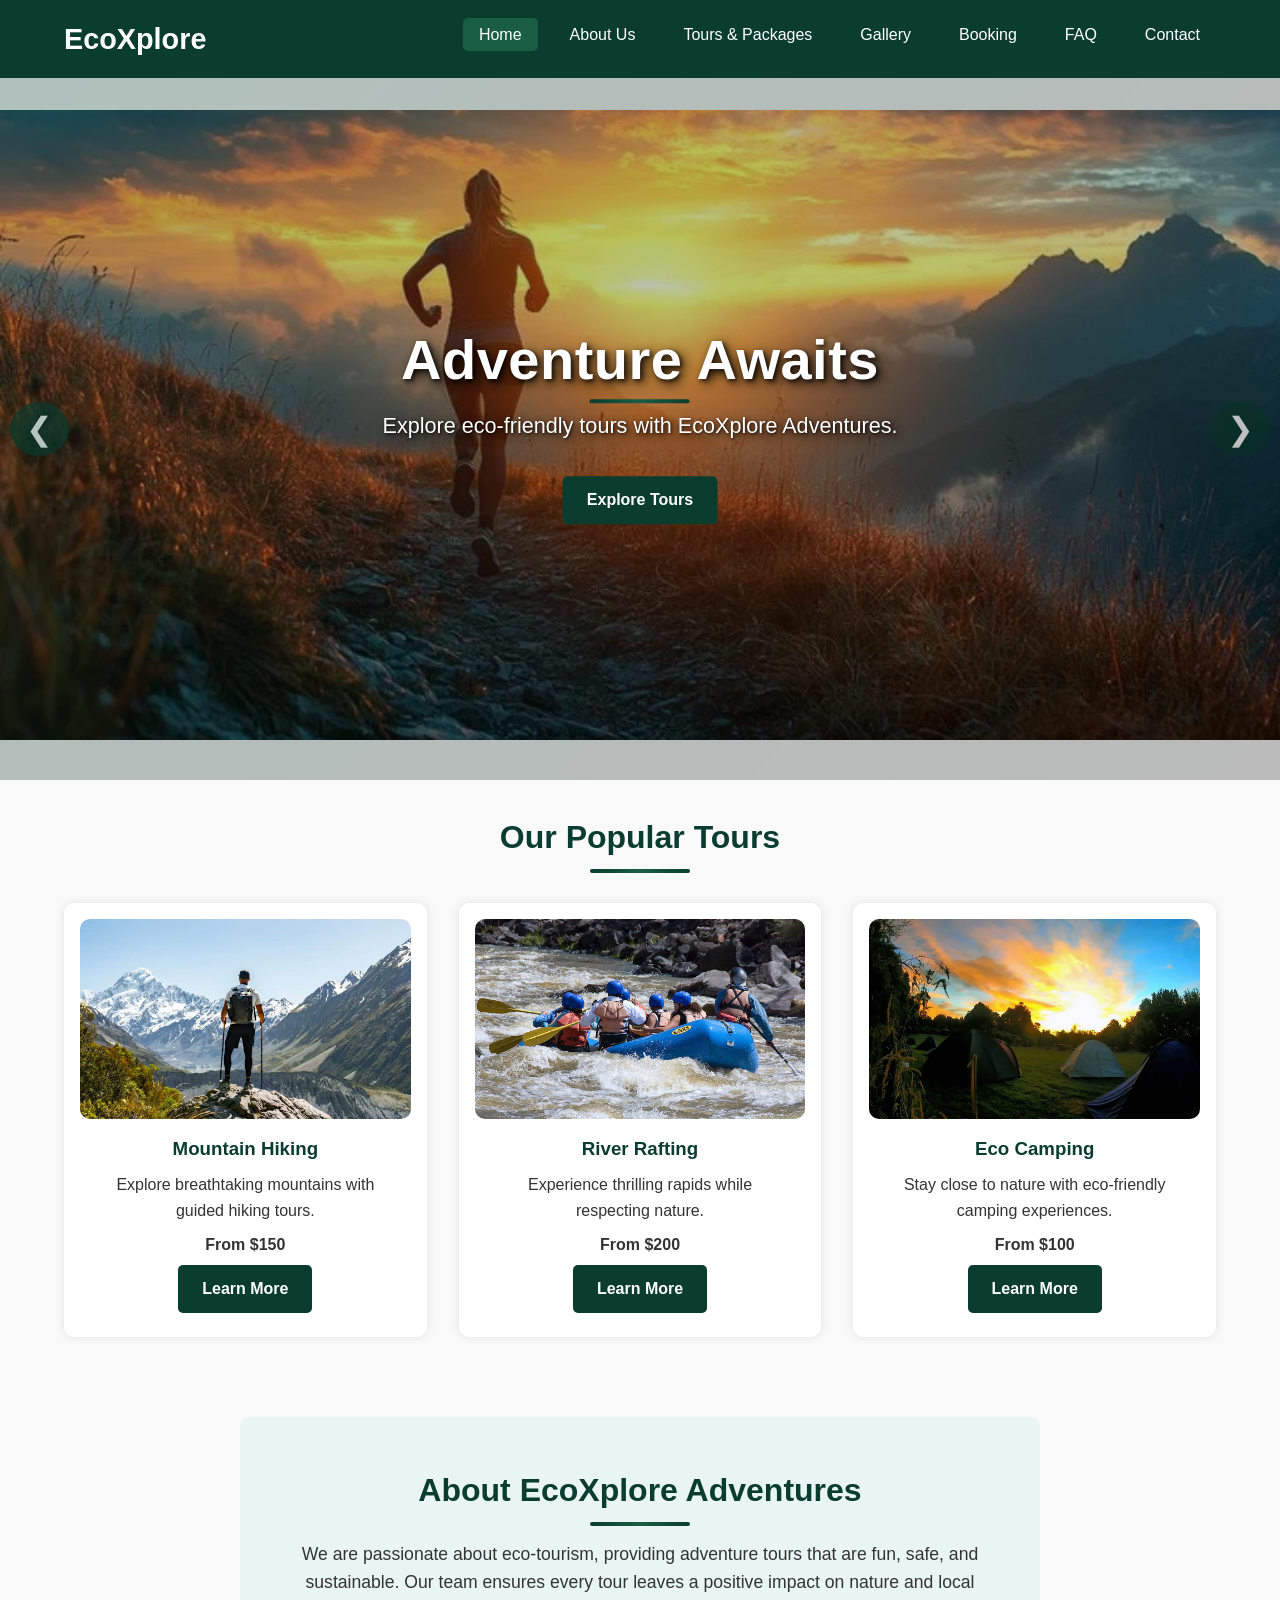
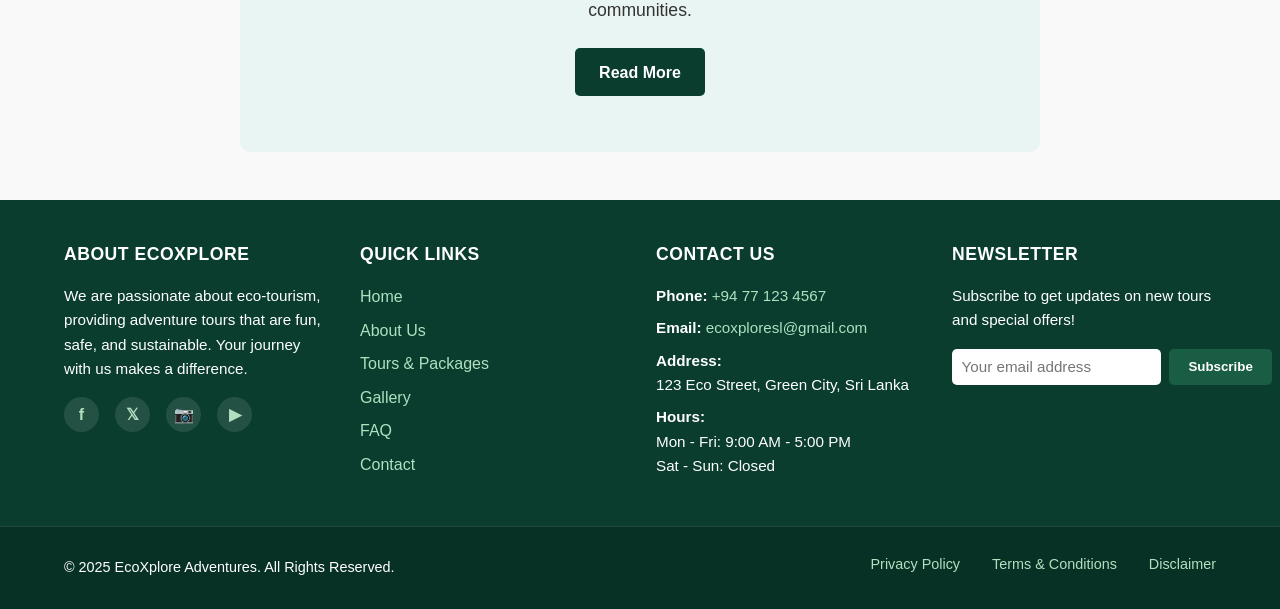
<file: index.html>
<!DOCTYPE html>
<html lang="en">
<head>
    <meta charset="UTF-8">
    <meta name="viewport" content="width=device-width, initial-scale=1.0">
    <title>EcoXplore Adventures | Home</title>
    <link rel="stylesheet" href="css/style.css">
    <link rel="stylesheet" href="css/layout.css">
    <link rel="stylesheet" href="css/components.css">
</head>
<body>
    <!-- Header / Navigation -->
    <header>
        <div class="container header-container">
            <div class="logo">
                <h1>EcoXplore</h1>
            </div>
            <nav>
                <ul class="nav-links">
                    <li><a href="index.html" class="active">Home</a></li>
                    <li><a href="about.html">About Us</a></li>
                    <li><a href="tours.html">Tours & Packages</a></li>
                    <li><a href="gallery.html">Gallery</a></li>
                    <li><a href="booking.html">Booking</a></li>
                    <li><a href="faq.html">FAQ</a></li>
                    <li><a href="contact.html">Contact</a></li>
                </ul>
            </nav>
            <button class="menu-toggle" aria-label="Open menu">☰</button>
        </div>
    </header>

    <!-- Hero Section -->
    <section class="hero">
        <div class="hero-slider">
            <div class="slide active">
                <img src="images/hero1.jpg" alt="Hiking in nature">
                <div class="hero-text">
                    <h2>Adventure Awaits</h2>
                    <p>Explore eco-friendly tours with EcoXplore Adventures.</p>
                    <a href="tours.html" class="btn">Explore Tours</a>
                </div>
            </div>
            <div class="slide">
                <img src="images/hero2.jpg" alt="River rafting adventure">
                <div class="hero-text">
                    <h2>Exciting River Rafting</h2>
                    <p>Experience the thrill of eco-friendly river rafting.</p>
                    <a href="tours.html" class="btn">Book Now</a>
                </div>
            </div>
            <div class="slide">
                <img src="images/hero3.jpg" alt="Camping in the forest">
                <div class="hero-text">
                    <h2>Nature Camping</h2>
                    <p>Reconnect with nature through our sustainable camping tours.</p>
                    <a href="tours.html" class="btn">Discover More</a>
                </div>
            </div>
        </div>
        <button class="prev-slide" aria-label="Previous slide">&#10094;</button>
        <button class="next-slide" aria-label="Next slide">&#10095;</button>
    </section>

    <!-- Featured Tours -->
    <section class="featured-tours container">
        <h2>Our Popular Tours</h2>
        <div class="tour-cards">
            <div class="tour-card">
                <img src="images/tour1.jpg" alt="Mountain hiking tour">
                <h3>Mountain Hiking</h3>
                <p>Explore breathtaking mountains with guided hiking tours.</p>
                <span class="price">From $150</span>
                <a href="tours.html" class="btn">Learn More</a>
            </div>
            <div class="tour-card">
                <img src="images/tour2.jpg" alt="River rafting tour">
                <h3>River Rafting</h3>
                <p>Experience thrilling rapids while respecting nature.</p>
                <span class="price">From $200</span>
                <a href="tours.html" class="btn">Learn More</a>
            </div>
            <div class="tour-card">
                <img src="images/tour3.jpg" alt="Camping tour">
                <h3>Eco Camping</h3>
                <p>Stay close to nature with eco-friendly camping experiences.</p>
                <span class="price">From $100</span>
                <a href="tours.html" class="btn">Learn More</a>
            </div>
        </div>
    </section>

    <!-- About Preview -->
    <section class="about-preview container">
        <h2>About EcoXplore Adventures</h2>
        <p>We are passionate about eco-tourism, providing adventure tours that are fun, safe, and sustainable. Our team ensures every tour leaves a positive impact on nature and local communities.</p>
        <a href="about.html" class="btn">Read More</a>
    </section>

    <!-- Footer -->
    <footer>
        <div class="footer-content container">
            <!-- About Section -->
            <div class="footer-section">
                <h3>About EcoXplore</h3>
                <p>We are passionate about eco-tourism, providing adventure tours that are fun, safe, and sustainable. Your journey with us makes a difference.</p>
                <div class="social-links">
                    <a href="#" aria-label="Facebook" title="Follow us on Facebook">f</a>
                    <a href="#" aria-label="Twitter" title="Follow us on Twitter">𝕏</a>
                    <a href="#" aria-label="Instagram" title="Follow us on Instagram">📷</a>
                    <a href="#" aria-label="YouTube" title="Subscribe on YouTube">▶</a>
                </div>
            </div>

            <!-- Quick Links -->
            <div class="footer-section">
                <h3>Quick Links</h3>
                <ul class="footer-menu">
                    <li><a href="index.html">Home</a></li>
                    <li><a href="about.html">About Us</a></li>
                    <li><a href="tours.html">Tours & Packages</a></li>
                    <li><a href="gallery.html">Gallery</a></li>
                    <li><a href="faq.html">FAQ</a></li>
                    <li><a href="contact.html">Contact</a></li>
                </ul>
            </div>

            <!-- Contact Info -->
            <div class="footer-section">
                <h3>Contact Us</h3>
                <p><strong>Phone:</strong> <a href="tel:+94771234567">+94 77 123 4567</a></p>
                <p><strong>Email:</strong> <a href="mailto:ecoxploresl@gmail.com">ecoxploresl@gmail.com</a></p>
                <p><strong>Address:</strong><br>123 Eco Street, Green City, Sri Lanka</p>
                <p><strong>Hours:</strong><br>Mon - Fri: 9:00 AM - 5:00 PM<br>Sat - Sun: Closed</p>
            </div>

            <!-- Newsletter -->
            <div class="footer-section">
                <h3>Newsletter</h3>
                <p>Subscribe to get updates on new tours and special offers!</p>
                <form class="newsletter-form" id="newsletterForm">
                    <input type="email" placeholder="Your email address" required>
                    <button type="submit" class="btn-small">Subscribe</button>
                </form>
                <p id="newsletterMessage" class="form-message"></p>
            </div>
        </div>

        <!-- Footer Bottom -->
        <div class="footer-bottom">
            <div class="container">
                <p>&copy; 2025 EcoXplore Adventures. All Rights Reserved.</p>
                <ul class="footer-bottom-links">
                    <li><a href="#privacy">Privacy Policy</a></li>
                    <li><a href="#terms">Terms & Conditions</a></li>
                    <li><a href="#disclaimer">Disclaimer</a></li>
                </ul>
            </div>
        </div>
    </footer>

    <script src="js/main.js"></script>
</body>
</html>
</file>
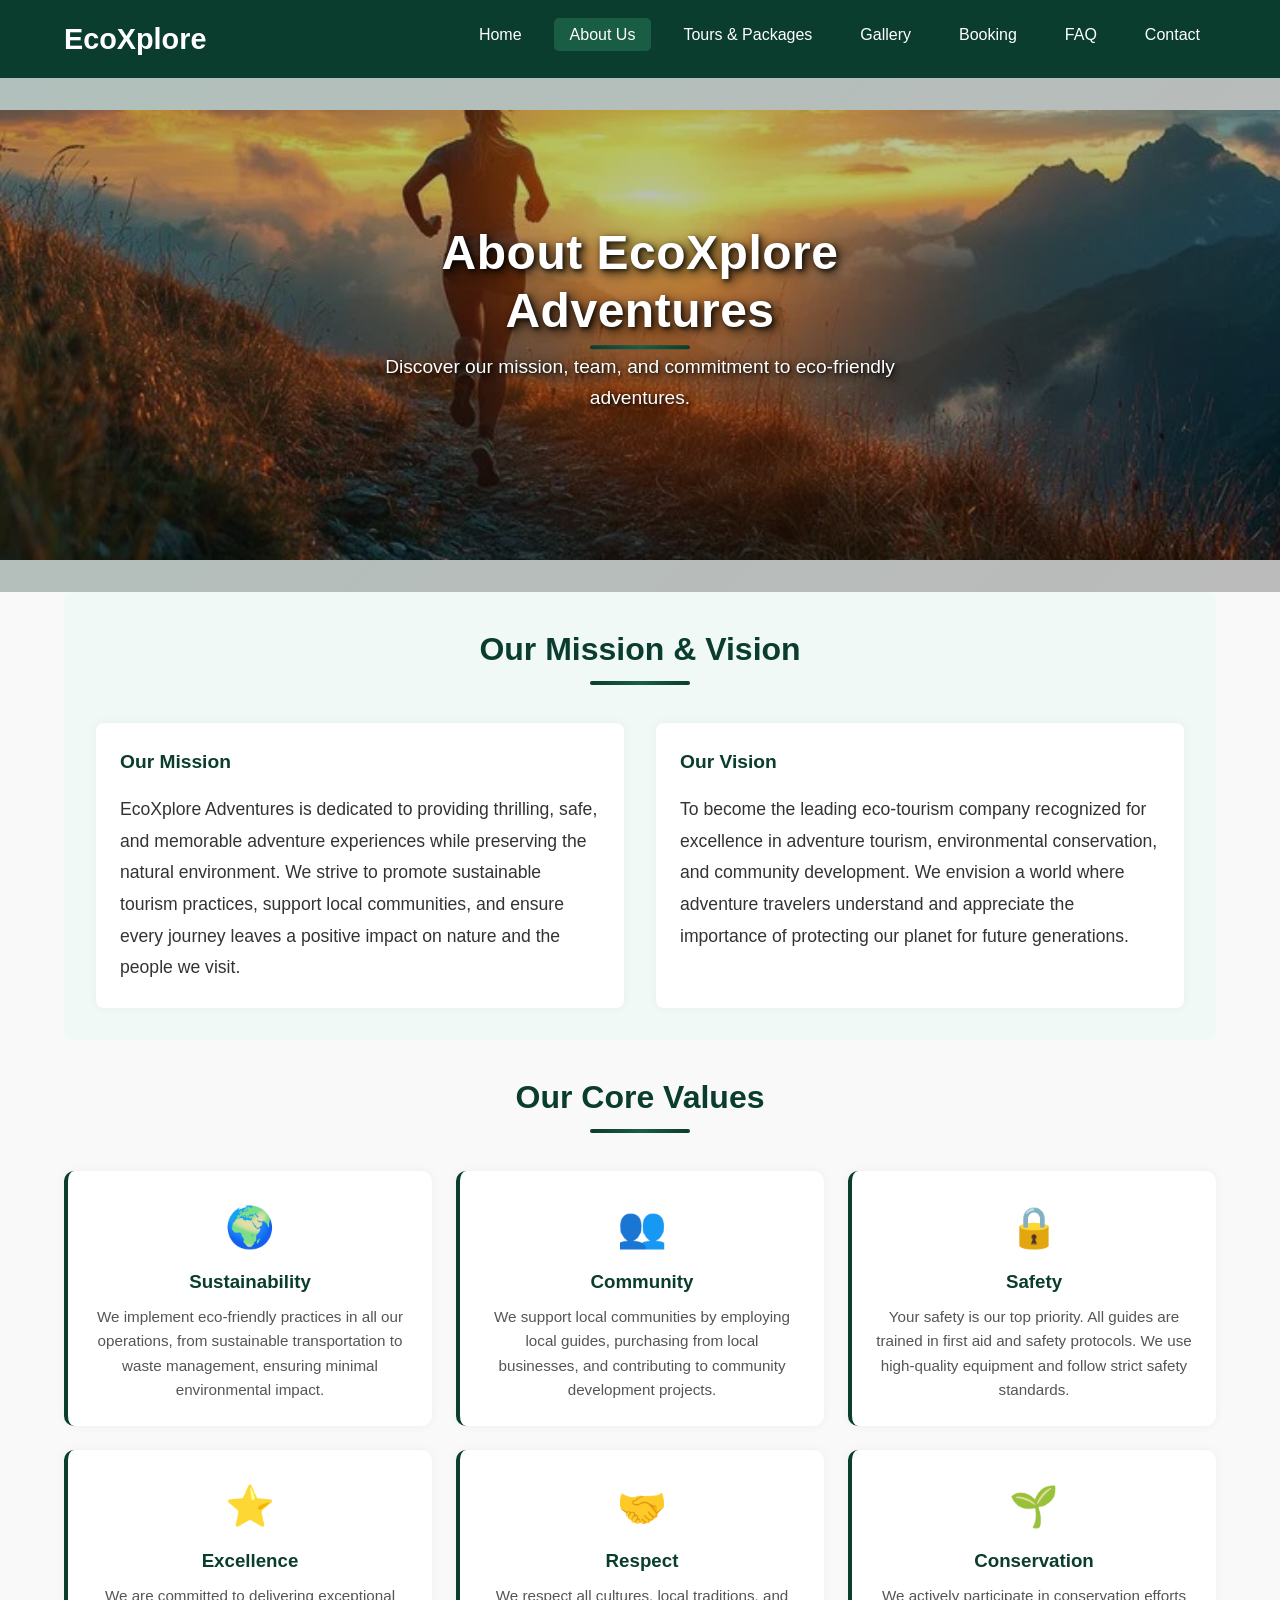
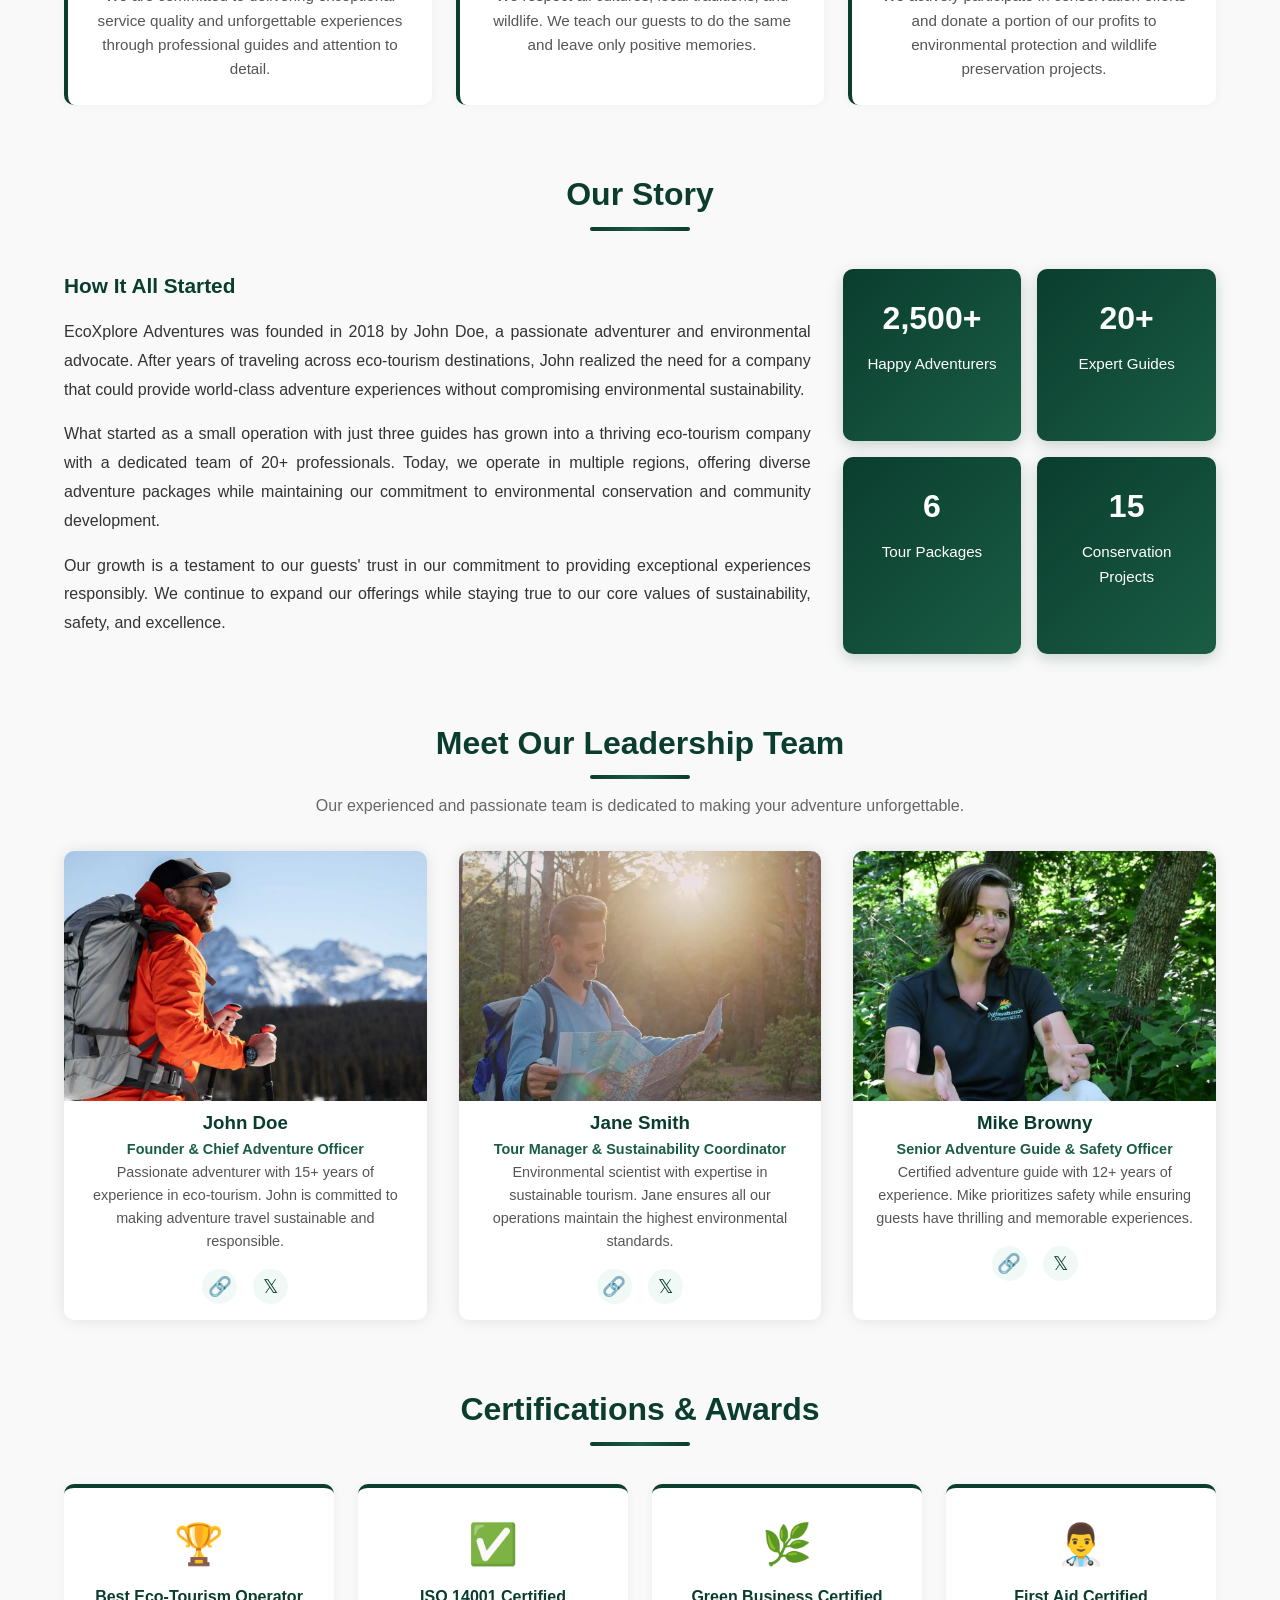
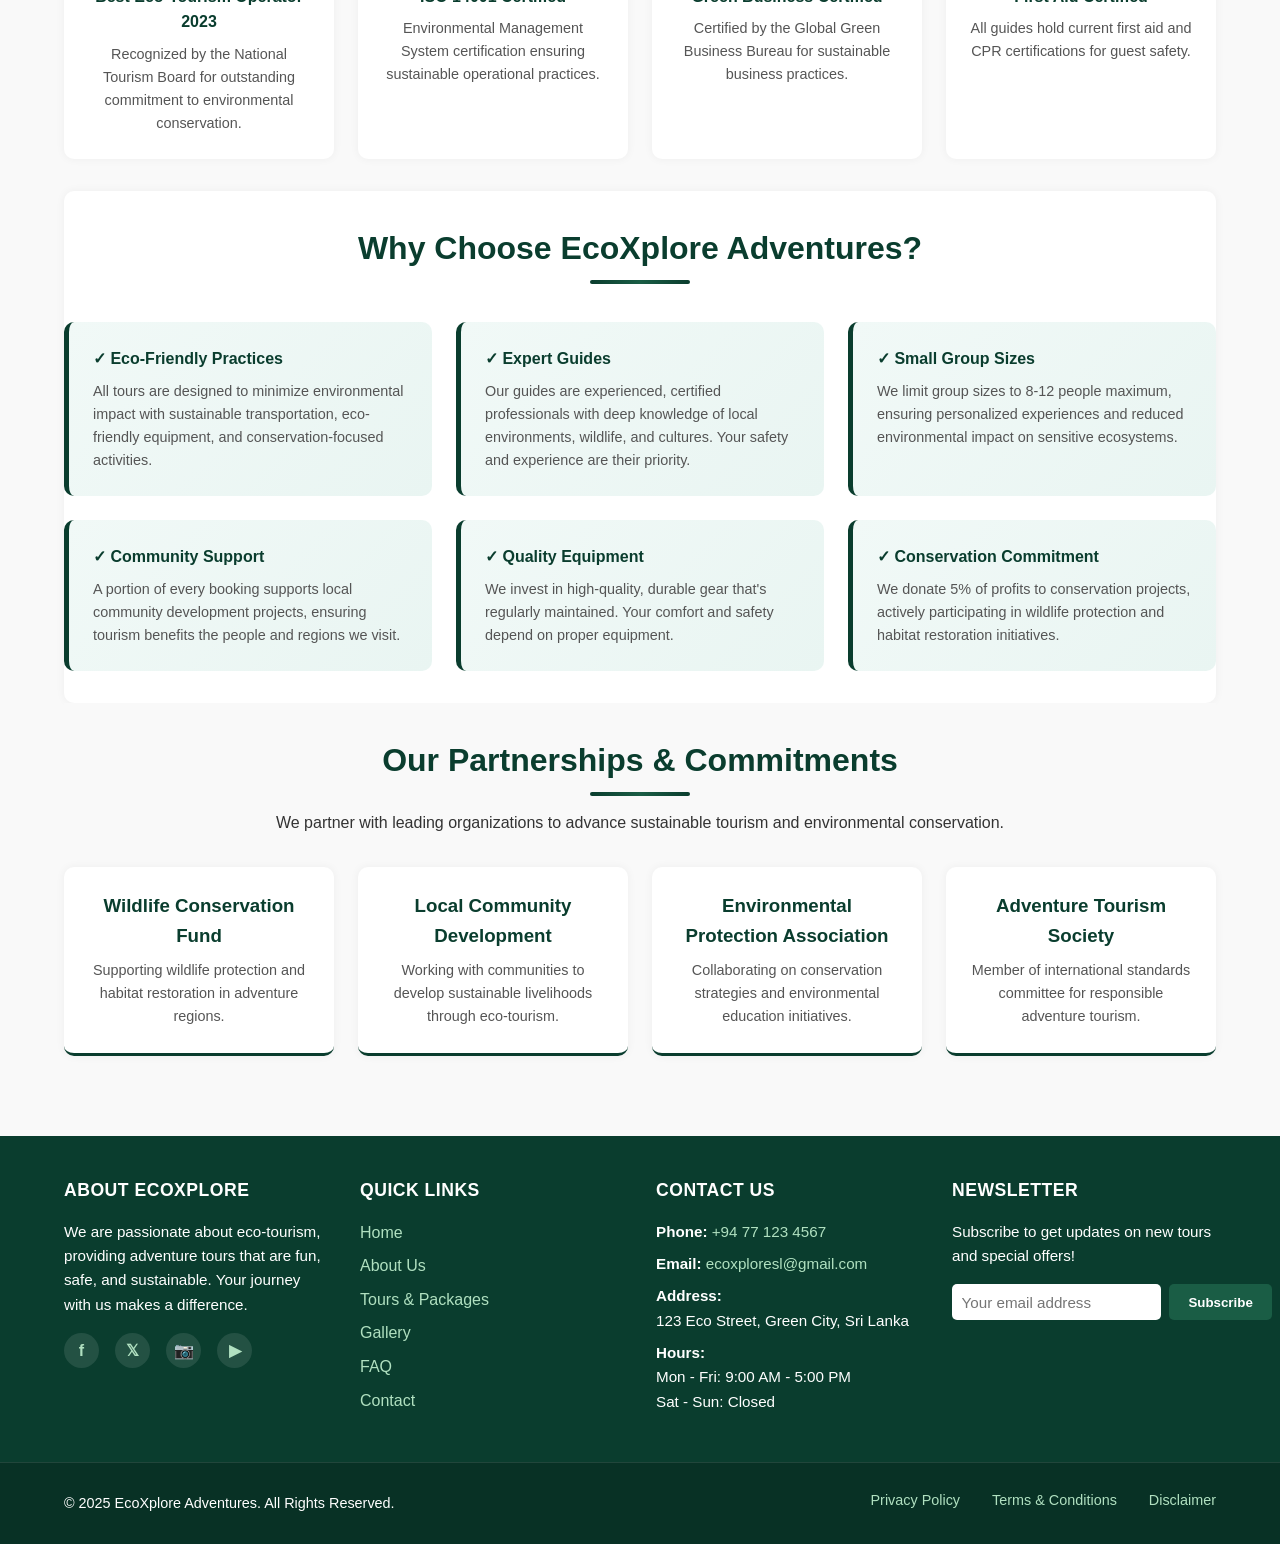
<file: about.html>
<!DOCTYPE html>
<html lang="en">
<head>
    <meta charset="UTF-8">
    <meta name="viewport" content="width=device-width, initial-scale=1.0">
    <title>EcoXplore Adventures | About Us</title>
    <link rel="stylesheet" href="css/style.css">
    <link rel="stylesheet" href="css/layout.css">
    <link rel="stylesheet" href="css/components.css">
</head>
<body>
    <!-- Header / Navigation -->
    <header>
        <div class="container header-container">
            <div class="logo">
                <h1>EcoXplore</h1>
            </div>
            <nav>
                <ul class="nav-links">
                    <li><a href="index.html">Home</a></li>
                    <li><a href="about.html" class="active">About Us</a></li>
                    <li><a href="tours.html">Tours & Packages</a></li>
                    <li><a href="gallery.html">Gallery</a></li>
                    <li><a href="booking.html">Booking</a></li>
                    <li><a href="faq.html">FAQ</a></li>
                    <li><a href="contact.html">Contact</a></li>
                </ul>
            </nav>
            <button class="menu-toggle" aria-label="Open menu">☰</button>
        </div>
    </header>

    <!-- Hero Section -->
    <section class="hero about-hero">
        <img src="images/hero1.jpg" alt="EcoXplore Adventure team in nature">
        <div class="hero-text">
            <h2>About EcoXplore Adventures</h2>
            <p>Discover our mission, team, and commitment to eco-friendly adventures.</p>
        </div>
    </section>

    <!-- Company Mission -->
    <section class="mission container">
        <h2>Our Mission & Vision</h2>
        <div class="mission-content">
            <div class="mission-item">
                <h3>Our Mission</h3>
                <p>EcoXplore Adventures is dedicated to providing thrilling, safe, and memorable adventure experiences while preserving the natural environment. We strive to promote sustainable tourism practices, support local communities, and ensure every journey leaves a positive impact on nature and the people we visit.</p>
            </div>
            <div class="mission-item">
                <h3>Our Vision</h3>
                <p>To become the leading eco-tourism company recognized for excellence in adventure tourism, environmental conservation, and community development. We envision a world where adventure travelers understand and appreciate the importance of protecting our planet for future generations.</p>
            </div>
        </div>
    </section>

    <!-- Company Values -->
    <section class="values container">
        <h2>Our Core Values</h2>
        <div class="values-grid">
            <div class="value-card">
                <div class="value-icon">🌍</div>
                <h3>Sustainability</h3>
                <p>We implement eco-friendly practices in all our operations, from sustainable transportation to waste management, ensuring minimal environmental impact.</p>
            </div>
            <div class="value-card">
                <div class="value-icon">👥</div>
                <h3>Community</h3>
                <p>We support local communities by employing local guides, purchasing from local businesses, and contributing to community development projects.</p>
            </div>
            <div class="value-card">
                <div class="value-icon">🔒</div>
                <h3>Safety</h3>
                <p>Your safety is our top priority. All guides are trained in first aid and safety protocols. We use high-quality equipment and follow strict safety standards.</p>
            </div>
            <div class="value-card">
                <div class="value-icon">⭐</div>
                <h3>Excellence</h3>
                <p>We are committed to delivering exceptional service quality and unforgettable experiences through professional guides and attention to detail.</p>
            </div>
            <div class="value-card">
                <div class="value-icon">🤝</div>
                <h3>Respect</h3>
                <p>We respect all cultures, local traditions, and wildlife. We teach our guests to do the same and leave only positive memories.</p>
            </div>
            <div class="value-card">
                <div class="value-icon">🌱</div>
                <h3>Conservation</h3>
                <p>We actively participate in conservation efforts and donate a portion of our profits to environmental protection and wildlife preservation projects.</p>
            </div>
        </div>
    </section>

    <!-- Company Story -->
    <section class="story container">
        <h2>Our Story</h2>
        <div class="story-content">
            <div class="story-text">
                <h3>How It All Started</h3>
                <p>EcoXplore Adventures was founded in 2018 by John Doe, a passionate adventurer and environmental advocate. After years of traveling across eco-tourism destinations, John realized the need for a company that could provide world-class adventure experiences without compromising environmental sustainability.</p>
                <p>What started as a small operation with just three guides has grown into a thriving eco-tourism company with a dedicated team of 20+ professionals. Today, we operate in multiple regions, offering diverse adventure packages while maintaining our commitment to environmental conservation and community development.</p>
                <p>Our growth is a testament to our guests' trust in our commitment to providing exceptional experiences responsibly. We continue to expand our offerings while staying true to our core values of sustainability, safety, and excellence.</p>
            </div>
            <div class="story-stats">
                <div class="stat-box">
                    <h4>2,500+</h4>
                    <p>Happy Adventurers</p>
                </div>
                <div class="stat-box">
                    <h4>20+</h4>
                    <p>Expert Guides</p>
                </div>
                <div class="stat-box">
                    <h4>6</h4>
                    <p>Tour Packages</p>
                </div>
                <div class="stat-box">
                    <h4>15</h4>
                    <p>Conservation Projects</p>
                </div>
            </div>
        </div>
    </section>

    <!-- Team Section -->
    <section class="team container">
        <h2>Meet Our Leadership Team</h2>
        <p style="text-align: center; margin-bottom: 2rem; color: #666;">Our experienced and passionate team is dedicated to making your adventure unforgettable.</p>
        <div class="team-cards">
            <div class="team-card">
                <img src="images/founder.jpg" alt="John Doe, founder">
                <h3>John Doe</h3>
                <p class="role">Founder & Chief Adventure Officer</p>
                <p class="bio">Passionate adventurer with 15+ years of experience in eco-tourism. John is committed to making adventure travel sustainable and responsible.</p>
                <div class="team-social">
                    <a href="#" aria-label="LinkedIn">🔗</a>
                    <a href="#" aria-label="Twitter">𝕏</a>
                </div>
            </div>
            <div class="team-card">
                <img src="images/manager.jpg" alt="Jane Smith, tour manager">
                <h3>Jane Smith</h3>
                <p class="role">Tour Manager & Sustainability Coordinator</p>
                <p class="bio">Environmental scientist with expertise in sustainable tourism. Jane ensures all our operations maintain the highest environmental standards.</p>
                <div class="team-social">
                    <a href="#" aria-label="LinkedIn">🔗</a>
                    <a href="#" aria-label="Twitter">𝕏</a>
                </div>
            </div>
            <div class="team-card">
                <img src="images/guide.jpg" alt="Mike Browny, guide">
                <h3>Mike Browny</h3>
                <p class="role">Senior Adventure Guide & Safety Officer</p>
                <p class="bio">Certified adventure guide with 12+ years of experience. Mike prioritizes safety while ensuring guests have thrilling and memorable experiences.</p>
                <div class="team-social">
                    <a href="#" aria-label="LinkedIn">🔗</a>
                    <a href="#" aria-label="Twitter">𝕏</a>
                </div>
            </div>
        </div>
    </section>

    <!-- Achievements & Certifications -->
    <section class="achievements container">
        <h2>Certifications & Awards</h2>
        <div class="achievements-grid">
            <div class="achievement">
                <div class="achievement-icon">🏆</div>
                <h3>Best Eco-Tourism Operator 2023</h3>
                <p>Recognized by the National Tourism Board for outstanding commitment to environmental conservation.</p>
            </div>
            <div class="achievement">
                <div class="achievement-icon">✅</div>
                <h3>ISO 14001 Certified</h3>
                <p>Environmental Management System certification ensuring sustainable operational practices.</p>
            </div>
            <div class="achievement">
                <div class="achievement-icon">🌿</div>
                <h3>Green Business Certified</h3>
                <p>Certified by the Global Green Business Bureau for sustainable business practices.</p>
            </div>
            <div class="achievement">
                <div class="achievement-icon">👨‍⚕️</div>
                <h3>First Aid Certified</h3>
                <p>All guides hold current first aid and CPR certifications for guest safety.</p>
            </div>
        </div>
    </section>

    <!-- Why Choose Us -->
    <section class="why-choose container">
        <h2>Why Choose EcoXplore Adventures?</h2>
        <div class="why-choose-grid">
            <div class="why-card">
                <h3>✓ Eco-Friendly Practices</h3>
                <p>All tours are designed to minimize environmental impact with sustainable transportation, eco-friendly equipment, and conservation-focused activities.</p>
            </div>
            <div class="why-card">
                <h3>✓ Expert Guides</h3>
                <p>Our guides are experienced, certified professionals with deep knowledge of local environments, wildlife, and cultures. Your safety and experience are their priority.</p>
            </div>
            <div class="why-card">
                <h3>✓ Small Group Sizes</h3>
                <p>We limit group sizes to 8-12 people maximum, ensuring personalized experiences and reduced environmental impact on sensitive ecosystems.</p>
            </div>
            <div class="why-card">
                <h3>✓ Community Support</h3>
                <p>A portion of every booking supports local community development projects, ensuring tourism benefits the people and regions we visit.</p>
            </div>
            <div class="why-card">
                <h3>✓ Quality Equipment</h3>
                <p>We invest in high-quality, durable gear that's regularly maintained. Your comfort and safety depend on proper equipment.</p>
            </div>
            <div class="why-card">
                <h3>✓ Conservation Commitment</h3>
                <p>We donate 5% of profits to conservation projects, actively participating in wildlife protection and habitat restoration initiatives.</p>
            </div>
        </div>
    </section>

    <!-- Partner Organizations -->
    <section class="partners container">
        <h2>Our Partnerships & Commitments</h2>
        <p style="text-align: center; margin-bottom: 2rem;">We partner with leading organizations to advance sustainable tourism and environmental conservation.</p>
        <div class="partners-grid">
            <div class="partner-item">
                <h3>Wildlife Conservation Fund</h3>
                <p>Supporting wildlife protection and habitat restoration in adventure regions.</p>
            </div>
            <div class="partner-item">
                <h3>Local Community Development</h3>
                <p>Working with communities to develop sustainable livelihoods through eco-tourism.</p>
            </div>
            <div class="partner-item">
                <h3>Environmental Protection Association</h3>
                <p>Collaborating on conservation strategies and environmental education initiatives.</p>
            </div>
            <div class="partner-item">
                <h3>Adventure Tourism Society</h3>
                <p>Member of international standards committee for responsible adventure tourism.</p>
            </div>
        </div>
    </section>

    <!-- Footer -->
    <footer>
        <div class="footer-content container">
            <!-- About Section -->
            <div class="footer-section">
                <h3>About EcoXplore</h3>
                <p>We are passionate about eco-tourism, providing adventure tours that are fun, safe, and sustainable. Your journey with us makes a difference.</p>
                <div class="social-links">
                    <a href="#" aria-label="Facebook" title="Follow us on Facebook">f</a>
                    <a href="#" aria-label="Twitter" title="Follow us on Twitter">𝕏</a>
                    <a href="#" aria-label="Instagram" title="Follow us on Instagram">📷</a>
                    <a href="#" aria-label="YouTube" title="Subscribe on YouTube">▶</a>
                </div>
            </div>

            <!-- Quick Links -->
            <div class="footer-section">
                <h3>Quick Links</h3>
                <ul class="footer-menu">
                    <li><a href="index.html">Home</a></li>
                    <li><a href="about.html">About Us</a></li>
                    <li><a href="tours.html">Tours & Packages</a></li>
                    <li><a href="gallery.html">Gallery</a></li>
                    <li><a href="faq.html">FAQ</a></li>
                    <li><a href="contact.html">Contact</a></li>
                </ul>
            </div>

            <!-- Contact Info -->
            <div class="footer-section">
                <h3>Contact Us</h3>
                <p><strong>Phone:</strong> <a href="tel:+94771234567">+94 77 123 4567</a></p>
                <p><strong>Email:</strong> <a href="mailto:ecoxploresl@gmail.com">ecoxploresl@gmail.com</a></p>
                <p><strong>Address:</strong><br>123 Eco Street, Green City, Sri Lanka</p>
                <p><strong>Hours:</strong><br>Mon - Fri: 9:00 AM - 5:00 PM<br>Sat - Sun: Closed</p>
            </div>

            <!-- Newsletter -->
            <div class="footer-section">
                <h3>Newsletter</h3>
                <p>Subscribe to get updates on new tours and special offers!</p>
                <form class="newsletter-form" id="newsletterForm">
                    <input type="email" placeholder="Your email address" required>
                    <button type="submit" class="btn-small">Subscribe</button>
                </form>
                <p id="newsletterMessage" class="form-message"></p>
            </div>
        </div>

        <!-- Footer Bottom -->
        <div class="footer-bottom">
            <div class="container">
                <p>&copy; 2025 EcoXplore Adventures. All Rights Reserved.</p>
                <ul class="footer-bottom-links">
                    <li><a href="#privacy">Privacy Policy</a></li>
                    <li><a href="#terms">Terms & Conditions</a></li>
                    <li><a href="#disclaimer">Disclaimer</a></li>
                </ul>
            </div>
        </div>
    </footer>
</body>
</html>
</file>
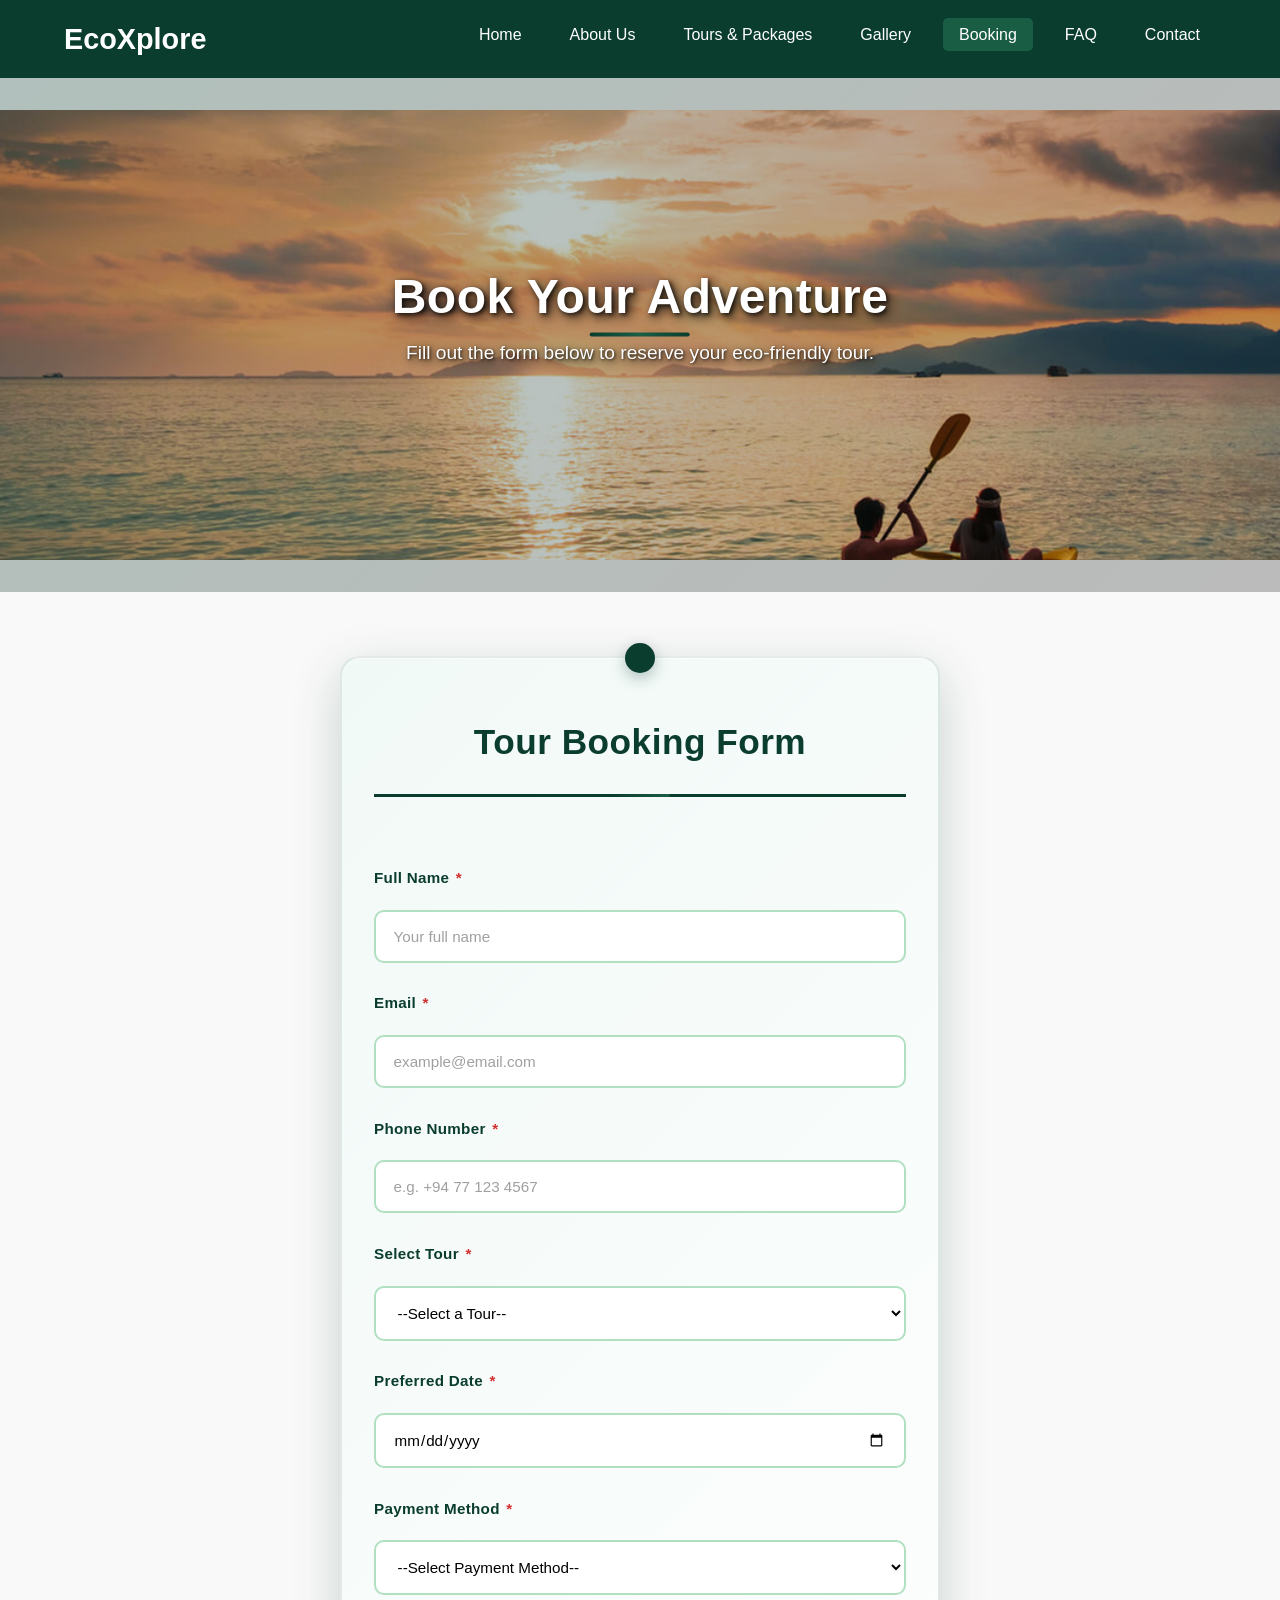
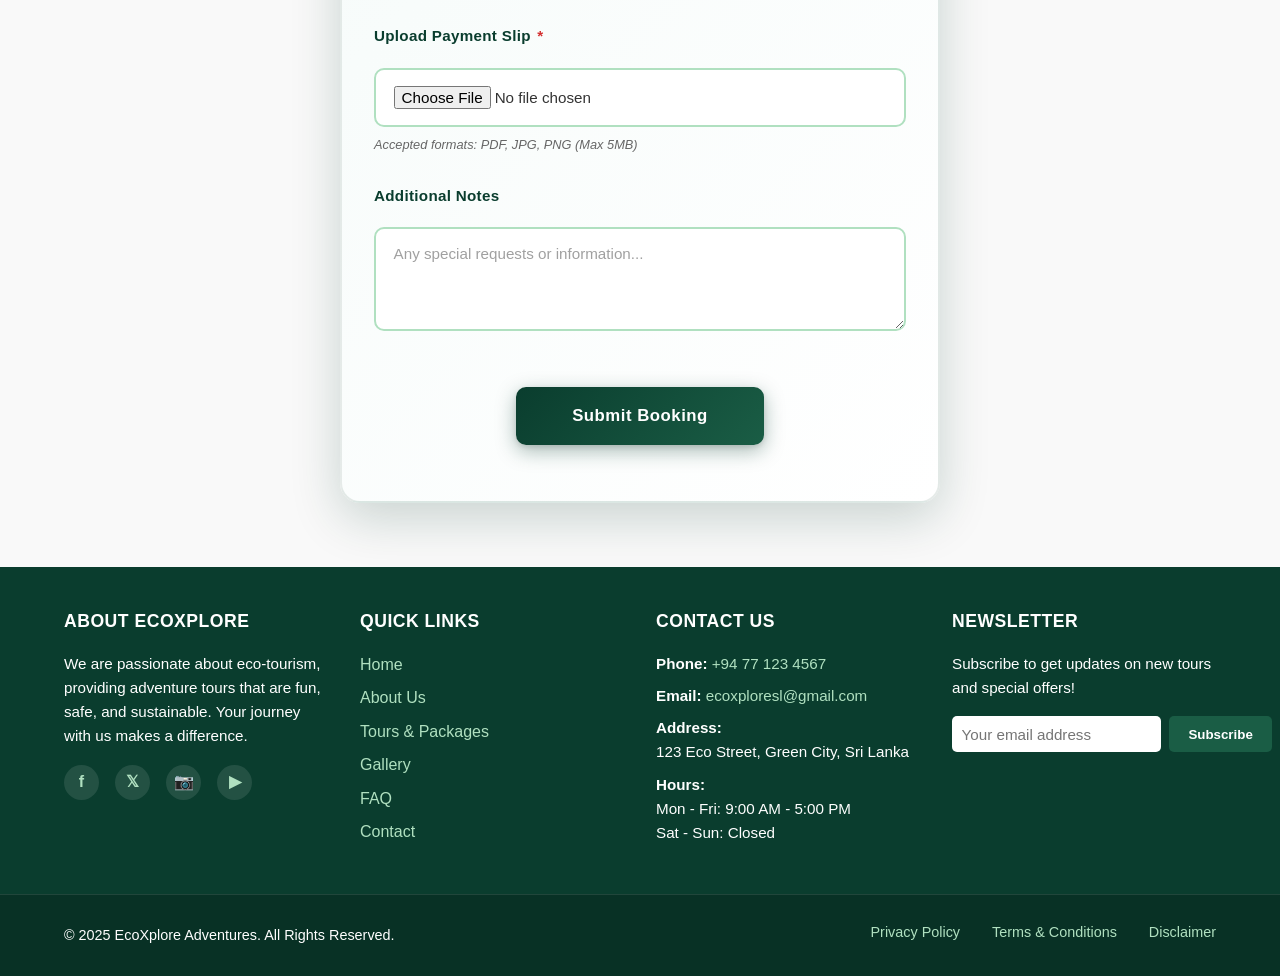
<file: booking.html>
<!DOCTYPE html>
<html lang="en">
<head>
    <meta charset="UTF-8">
    <meta name="viewport" content="width=device-width, initial-scale=1.0">
    <title>EcoXplore Adventures | Booking</title>
    <link rel="stylesheet" href="css/style.css">
    <link rel="stylesheet" href="css/layout.css">
    <link rel="stylesheet" href="css/components.css">
</head>
<body>
    <!-- Header / Navigation -->
    <header>
        <div class="container header-container">
            <div class="logo">
                <h1>EcoXplore</h1>
            </div>
            <nav>
                <ul class="nav-links">
                    <li><a href="index.html">Home</a></li>
                    <li><a href="about.html">About Us</a></li>
                    <li><a href="tours.html">Tours & Packages</a></li>
                    <li><a href="gallery.html">Gallery</a></li>
                    <li><a href="booking.html" class="active">Booking</a></li>
                    <li><a href="faq.html">FAQ</a></li>
                    <li><a href="contact.html">Contact</a></li>
                </ul>
            </nav>
            <button class="menu-toggle" aria-label="Open menu">☰</button>
        </div>
    </header>

    <!-- Hero Section -->
    <section class="hero booking-hero">
        <img src="images/booking-hero.jpg" alt="Booking Adventure Tour">
        <div class="hero-text">
            <h2>Book Your Adventure</h2>
            <p>Fill out the form below to reserve your eco-friendly tour.</p>
        </div>
    </section>

    <!-- Booking Form Section -->
    <section class="booking-form">
        <h2>Tour Booking Form</h2>
        <form id="bookingForm">
            <!-- Name -->
            <label for="name">Full Name <span>*</span></label>
            <input type="text" id="name" name="name" placeholder="Your full name" required>

            <!-- Email -->
            <label for="email">Email <span>*</span></label>
            <input type="email" id="email" name="email" placeholder="example@email.com" required>

            <!-- Phone -->
            <label for="phone">Phone Number <span>*</span></label>
            <input type="tel" id="phone" name="phone" placeholder="e.g. +94 77 123 4567" required pattern="[+0-9\s]{10,15}">

            <!-- Select Tour -->
            <label for="tour">Select Tour <span>*</span></label>
            <select id="tour" name="tour" required>
                <option value="">--Select a Tour--</option>
                <option value="mountain-hiking">Mountain Hiking Adventure - $150</option>
                <option value="river-rafting">River Rafting Experience - $200</option>
                <option value="eco-camping">Eco Camping Experience - $100</option>
                <option value="mountain-cycling">Mountain Cycling Adventure - $180</option>
                <option value="jungle-safari">Jungle Safari & Wildlife Tour - $220</option>
                <option value="coastal-retreat">Coastal Retreat & Snorkeling - $250</option>
            </select>

            <!-- Date -->
            <label for="date">Preferred Date <span>*</span></label>
            <input type="date" id="date" name="date" required>

            <!-- Payment Method -->
            <label for="payment">Payment Method <span>*</span></label>
            <select id="payment" name="payment" required>
                <option value="">--Select Payment Method--</option>
                <option value="credit-card">Credit Card (Visa, MasterCard, American Express)</option>
                <option value="debit-card">Debit Card</option>
                <option value="bank-transfer">Bank Transfer</option>
                <option value="paypal">PayPal</option>
                <option value="stripe">Stripe</option>
                <option value="mobile-wallet">Mobile Wallet (Apple Pay, Google Pay)</option>
            </select>

            <!-- Payment Slip Upload -->
            <label for="paymentSlip">Upload Payment Slip <span>*</span></label>
            <input type="file" id="paymentSlip" name="paymentSlip" accept=".pdf,.jpg,.jpeg,.png" required>
            <small style="color: #666; display: block; margin-top: 0.5rem;">Accepted formats: PDF, JPG, PNG (Max 5MB)</small>

            <!-- Notes -->
            <label for="notes">Additional Notes</label>
            <textarea id="notes" name="notes" placeholder="Any special requests or information..." rows="4"></textarea>

            <!-- Submit -->
            <button type="submit" class="btn">Submit Booking</button>
        </form>

        <div id="formMessage" class="form-message"></div>
    </section>

    <!-- Footer -->
    <footer>
        <div class="footer-content container">
            <!-- About Section -->
            <div class="footer-section">
                <h3>About EcoXplore</h3>
                <p>We are passionate about eco-tourism, providing adventure tours that are fun, safe, and sustainable. Your journey with us makes a difference.</p>
                <div class="social-links">
                    <a href="#" aria-label="Facebook" title="Follow us on Facebook">f</a>
                    <a href="#" aria-label="Twitter" title="Follow us on Twitter">𝕏</a>
                    <a href="#" aria-label="Instagram" title="Follow us on Instagram">📷</a>
                    <a href="#" aria-label="YouTube" title="Subscribe on YouTube">▶</a>
                </div>
            </div>

            <!-- Quick Links -->
            <div class="footer-section">
                <h3>Quick Links</h3>
                <ul class="footer-menu">
                    <li><a href="index.html">Home</a></li>
                    <li><a href="about.html">About Us</a></li>
                    <li><a href="tours.html">Tours & Packages</a></li>
                    <li><a href="gallery.html">Gallery</a></li>
                    <li><a href="faq.html">FAQ</a></li>
                    <li><a href="contact.html">Contact</a></li>
                </ul>
            </div>

            <!-- Contact Info -->
            <div class="footer-section">
                <h3>Contact Us</h3>
                <p><strong>Phone:</strong> <a href="tel:+94771234567">+94 77 123 4567</a></p>
                <p><strong>Email:</strong> <a href="mailto:ecoxploresl@gmail.com">ecoxploresl@gmail.com</a></p>
                <p><strong>Address:</strong><br>123 Eco Street, Green City, Sri Lanka</p>
                <p><strong>Hours:</strong><br>Mon - Fri: 9:00 AM - 5:00 PM<br>Sat - Sun: Closed</p>
            </div>

            <!-- Newsletter -->
            <div class="footer-section">
                <h3>Newsletter</h3>
                <p>Subscribe to get updates on new tours and special offers!</p>
                <form class="newsletter-form" id="newsletterForm">
                    <input type="email" placeholder="Your email address" required>
                    <button type="submit" class="btn-small">Subscribe</button>
                </form>
                <p id="newsletterMessage" class="form-message"></p>
            </div>
        </div>

        <!-- Footer Bottom -->
        <div class="footer-bottom">
            <div class="container">
                <p>&copy; 2025 EcoXplore Adventures. All Rights Reserved.</p>
                <ul class="footer-bottom-links">
                    <li><a href="#privacy">Privacy Policy</a></li>
                    <li><a href="#terms">Terms & Conditions</a></li>
                    <li><a href="#disclaimer">Disclaimer</a></li>
                </ul>
            </div>
        </div>
    </footer>

    <script src="js/main.js"></script>
</body>
</html>
</file>
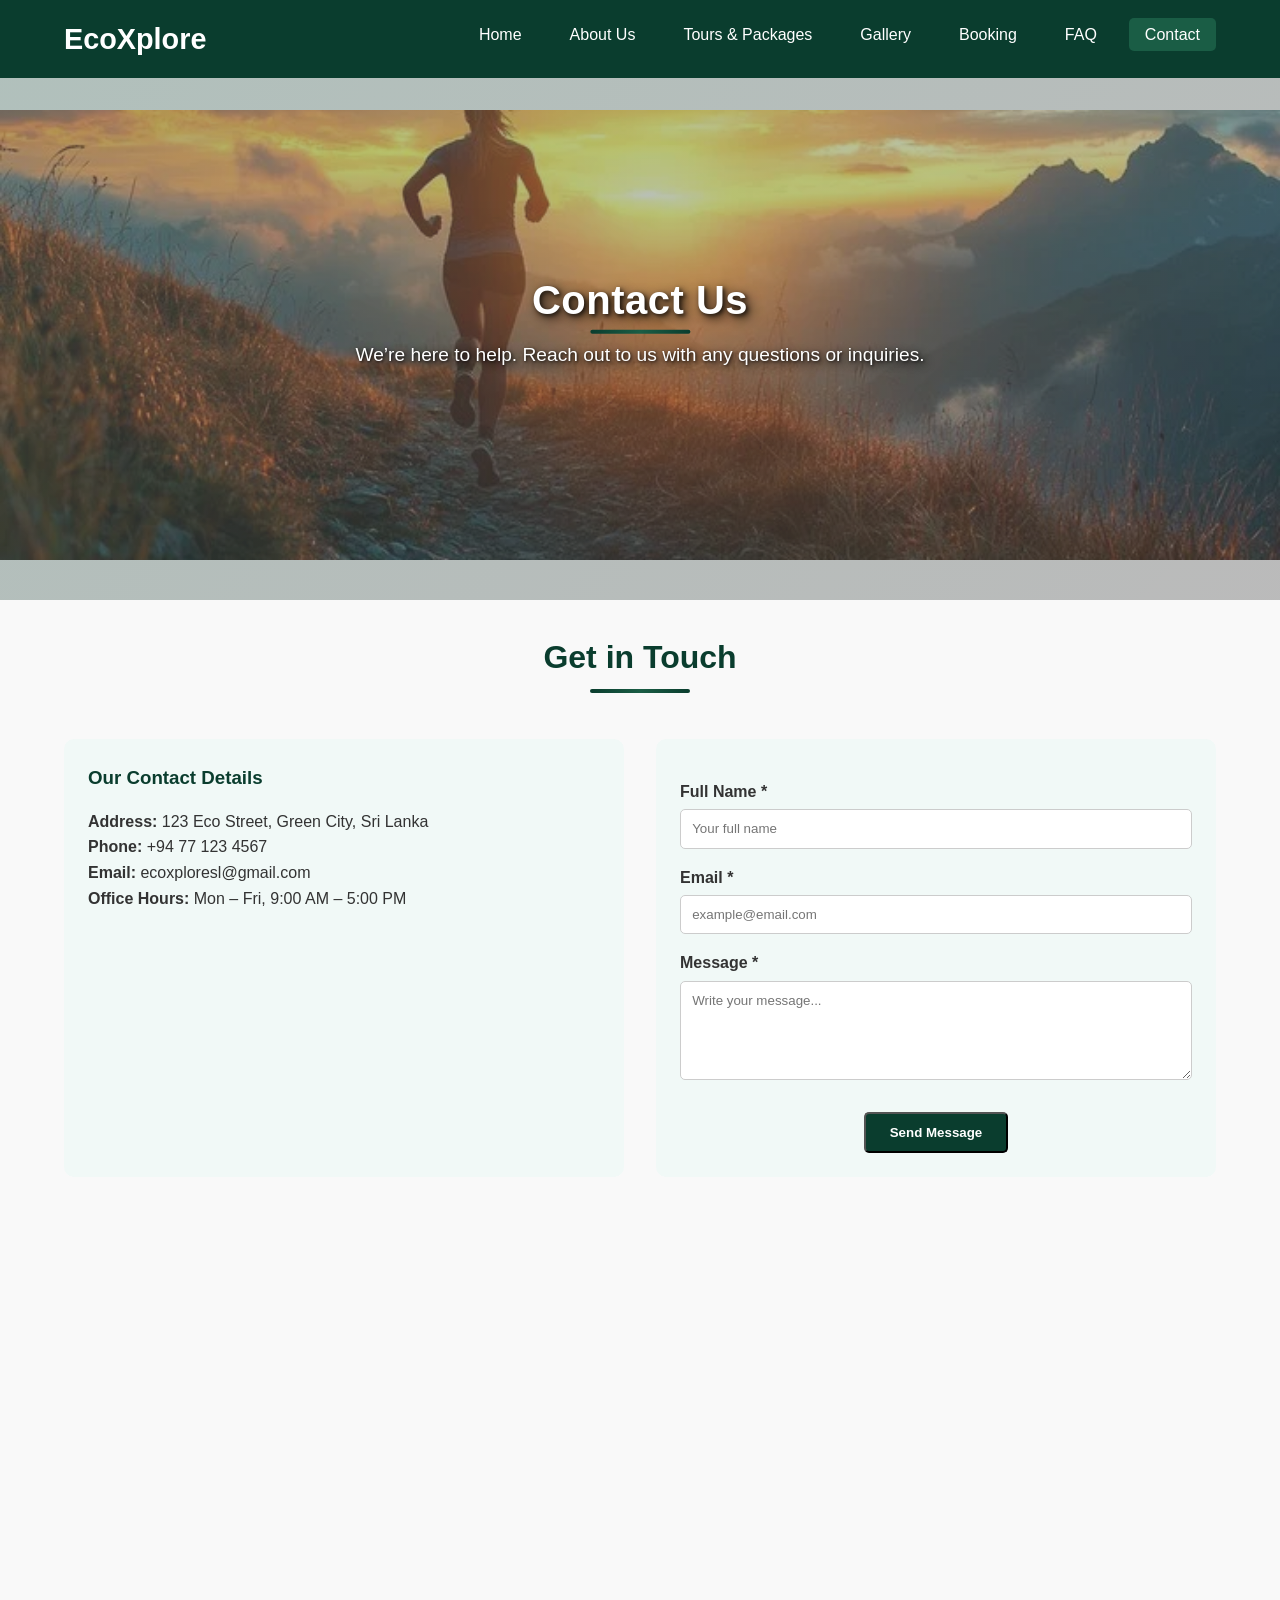
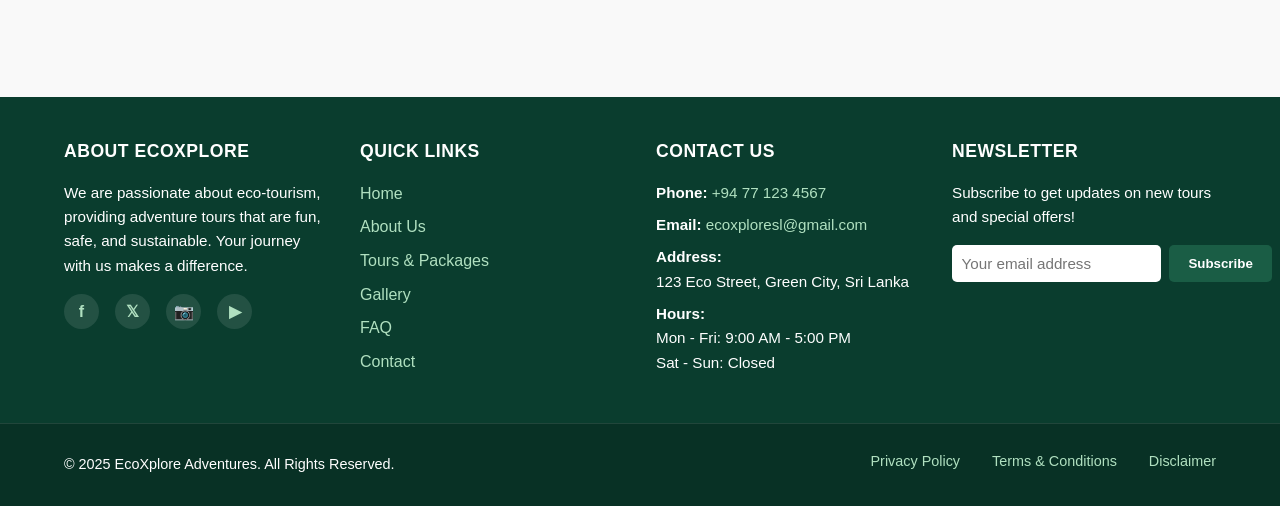
<file: contact.html>
<!DOCTYPE html>
<html lang="en">
<head>
    <meta charset="UTF-8">
    <meta name="viewport" content="width=device-width, initial-scale=1.0">
    <title>EcoXplore Adventures | Contact</title>
    <link rel="stylesheet" href="css/style.css">
    <link rel="stylesheet" href="css/layout.css">
    <link rel="stylesheet" href="css/components.css">
</head>
<body>
    <!-- Header / Navigation -->
    <header>
        <div class="container header-container">
            <div class="logo">
                <h1>EcoXplore</h1>
            </div>
            <nav>
                <ul class="nav-links">
                    <li><a href="index.html">Home</a></li>
                    <li><a href="about.html">About Us</a></li>
                    <li><a href="tours.html">Tours & Packages</a></li>
                    <li><a href="gallery.html">Gallery</a></li>
                    <li><a href="booking.html">Booking</a></li>
                    <li><a href="faq.html">FAQ</a></li>
                    <li><a href="contact.html" class="active">Contact</a></li>
                </ul>
            </nav>
            <button class="menu-toggle" aria-label="Open menu">☰</button>
        </div>
    </header>

    <!-- Hero Section -->
    <section class="hero contact-hero">
        <img src="images/hero1.jpg" alt="Contact EcoXplore Adventures">
        <div class="hero-text">
            <h2>Contact Us</h2>
            <p>We’re here to help. Reach out to us with any questions or inquiries.</p>
        </div>
    </section>

    <!-- Contact Section -->
    <section class="contact container">
        <h2>Get in Touch</h2>

        <div class="contact-content">
            <!-- Contact Info -->
            <div class="contact-info">
                <h3>Our Contact Details</h3>
                <p><strong>Address:</strong> 123 Eco Street, Green City, Sri Lanka</p>
                <p><strong>Phone:</strong> +94 77 123 4567</p>
                <p><strong>Email:</strong> ecoxploresl@gmail.com</p>
                <p><strong>Office Hours:</strong> Mon – Fri, 9:00 AM – 5:00 PM</p>
            </div>

            <!-- Contact Form -->
            <div class="contact-form">
                <form id="contactForm">
                    <label for="cname">Full Name <span>*</span></label>
                    <input type="text" id="cname" name="cname" placeholder="Your full name" required>

                    <label for="cemail">Email <span>*</span></label>
                    <input type="email" id="cemail" name="cemail" placeholder="example@email.com" required>

                    <label for="cmessage">Message <span>*</span></label>
                    <textarea id="cmessage" name="cmessage" rows="5" placeholder="Write your message..." required></textarea>

                    <button type="submit" onclick="validateForm()" class="btn"   >Send Message</button>
                </form>
                <div id="contactMessage" class="form-message"></div>
            </div>
        </div>
        
        <script>
            function validateForm() {
            alert("Your form was successfully submitted!");
      }
        </script>

        <!-- Optional Google Map -->
        <div class="map-container">
            <iframe 
                src="https://www.google.com/maps/embed?pb=!1m18!1m12!1m3!1d3164.9981994580217!2d79.86124331508413!3d6.927079595000932!2m3!1f0!2f0!3f0!3m2!1i1024!2i768!4f13.1!3m3!1m2!1s0x3ae259aaea9e8b7d%3A0x19adf3d3c1f12c3f!2sColombo%2C%20Sri%20Lanka!5e0!3m2!1sen!2sus!4v1699364490000!5m2!1sen!2sus" 
                width="100%" 
                height="400" 
                style="border:0;" 
                allowfullscreen="" 
                loading="lazy" 
                referrerpolicy="no-referrer-when-downgrade">
            </iframe>
        </div>
    </section>

    <!-- Footer -->
    <footer>
        <div class="footer-content container">
            <!-- About Section -->
            <div class="footer-section">
                <h3>About EcoXplore</h3>
                <p>We are passionate about eco-tourism, providing adventure tours that are fun, safe, and sustainable. Your journey with us makes a difference.</p>
                <div class="social-links">
                    <a href="#" aria-label="Facebook" title="Follow us on Facebook">f</a>
                    <a href="#" aria-label="Twitter" title="Follow us on Twitter">𝕏</a>
                    <a href="#" aria-label="Instagram" title="Follow us on Instagram">📷</a>
                    <a href="#" aria-label="YouTube" title="Subscribe on YouTube">▶</a>
                </div>
            </div>

            <!-- Quick Links -->
            <div class="footer-section">
                <h3>Quick Links</h3>
                <ul class="footer-menu">
                    <li><a href="index.html">Home</a></li>
                    <li><a href="about.html">About Us</a></li>
                    <li><a href="tours.html">Tours & Packages</a></li>
                    <li><a href="gallery.html">Gallery</a></li>
                    <li><a href="faq.html">FAQ</a></li>
                    <li><a href="contact.html">Contact</a></li>
                </ul>
            </div>

            <!-- Contact Info -->
            <div class="footer-section">
                <h3>Contact Us</h3>
                <p><strong>Phone:</strong> <a href="tel:+94771234567">+94 77 123 4567</a></p>
                <p><strong>Email:</strong> <a href="mailto:ecoxploresl@gmail.com">ecoxploresl@gmail.com</a></p>
                <p><strong>Address:</strong><br>123 Eco Street, Green City, Sri Lanka</p>
                <p><strong>Hours:</strong><br>Mon - Fri: 9:00 AM - 5:00 PM<br>Sat - Sun: Closed</p>
            </div>

            <!-- Newsletter -->
            <div class="footer-section">
                <h3>Newsletter</h3>
                <p>Subscribe to get updates on new tours and special offers!</p>
                <form class="newsletter-form" id="newsletterForm">
                    <input type="email" placeholder="Your email address" required>
                    <button type="submit" class="btn-small">Subscribe</button>
                </form>
                <p id="newsletterMessage" class="form-message"></p>
            </div>
        </div>

        <!-- Footer Bottom -->
        <div class="footer-bottom">
            <div class="container">
                <p>&copy; 2025 EcoXplore Adventures. All Rights Reserved.</p>
                <ul class="footer-bottom-links">
                    <li><a href="#privacy">Privacy Policy</a></li>
                    <li><a href="#terms">Terms & Conditions</a></li>
                    <li><a href="#disclaimer">Disclaimer</a></li>
                </ul>
            </div>
        </div>
    </footer>

    <script src="js/main.js"></script>
</body>
</html>
</file>
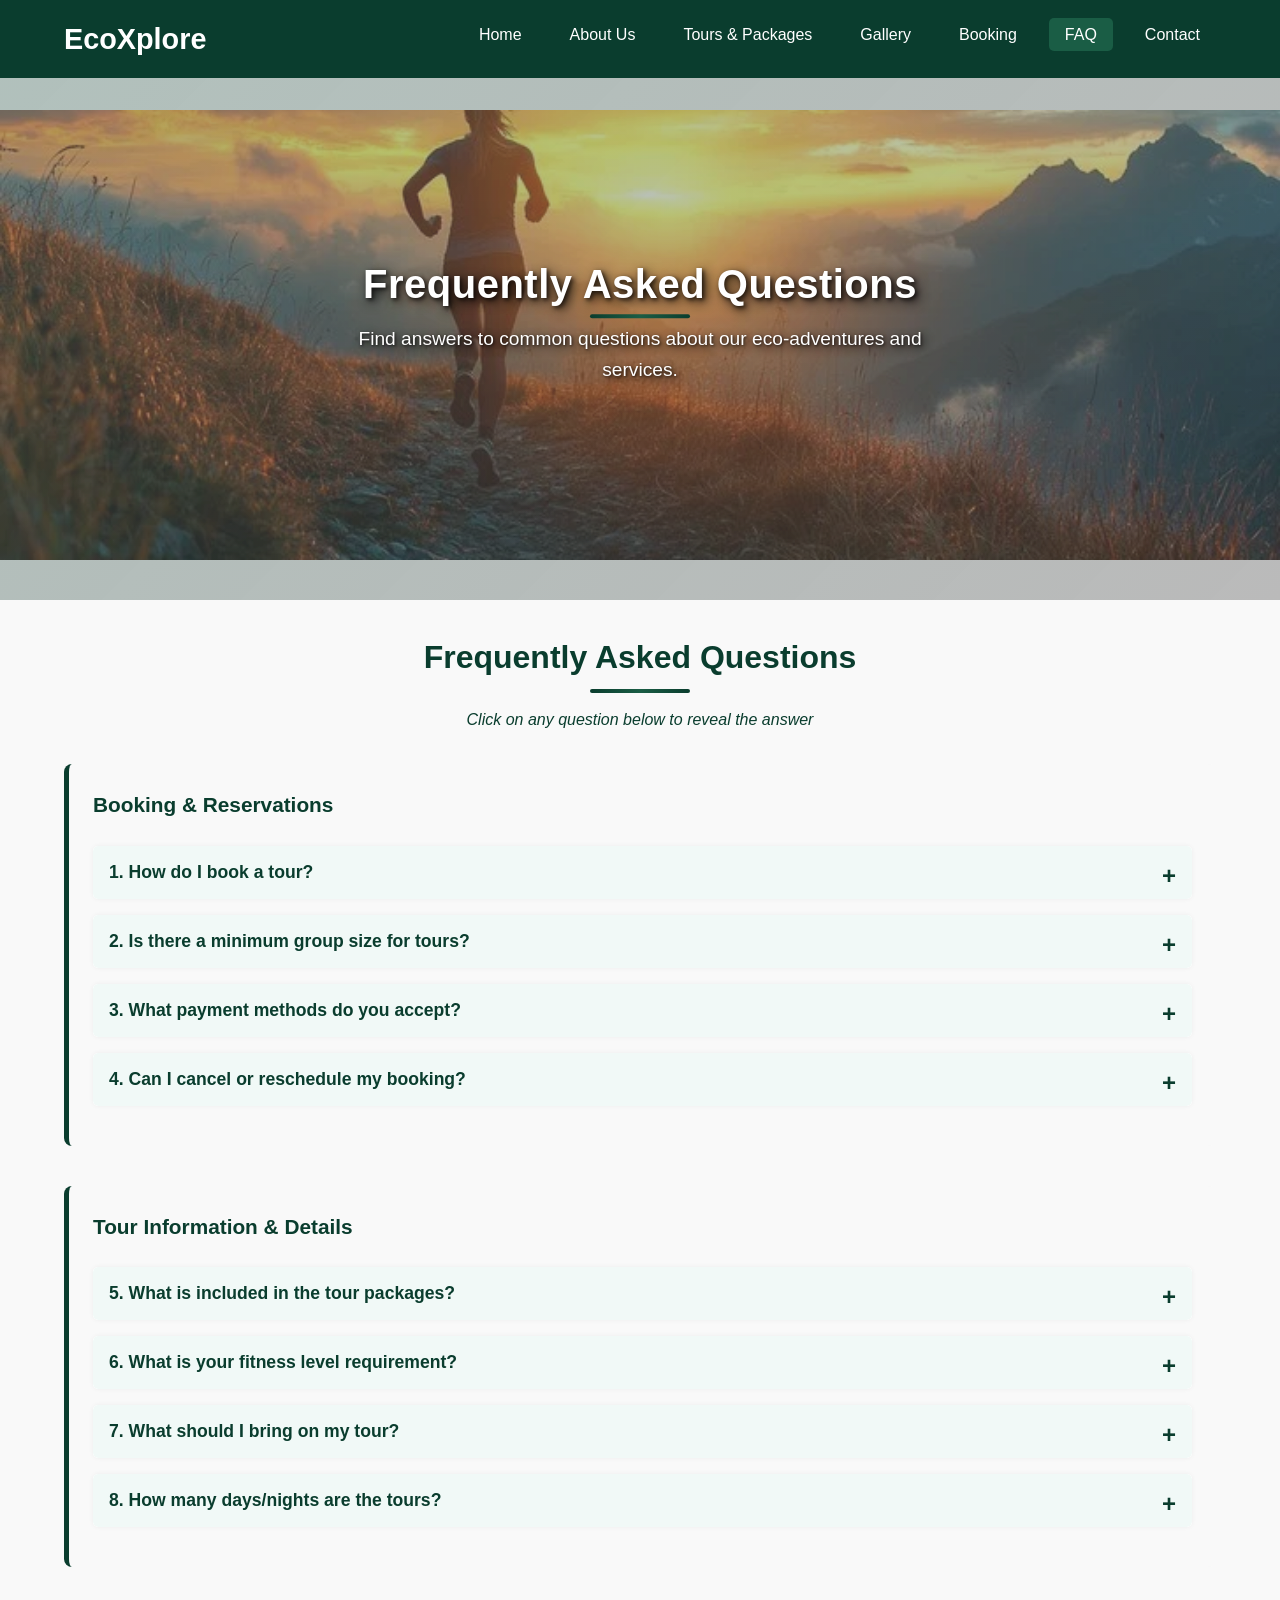
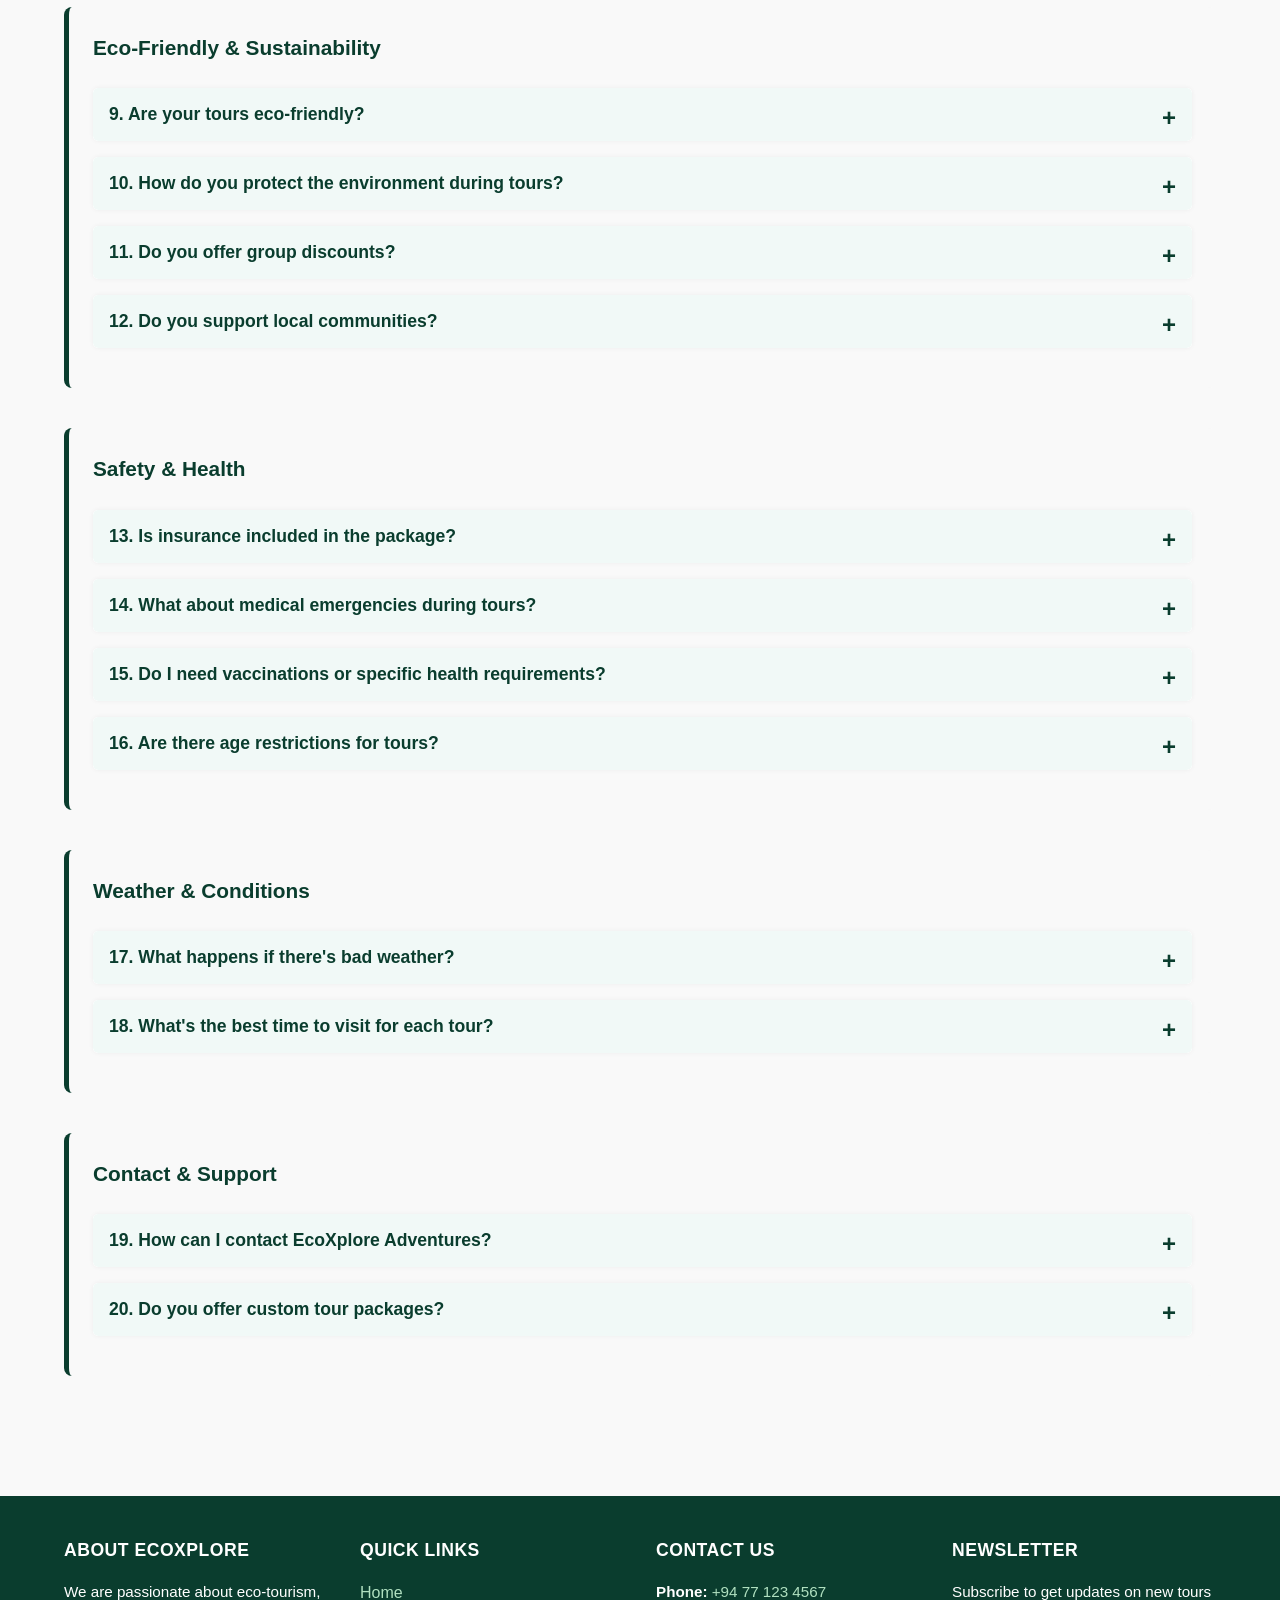
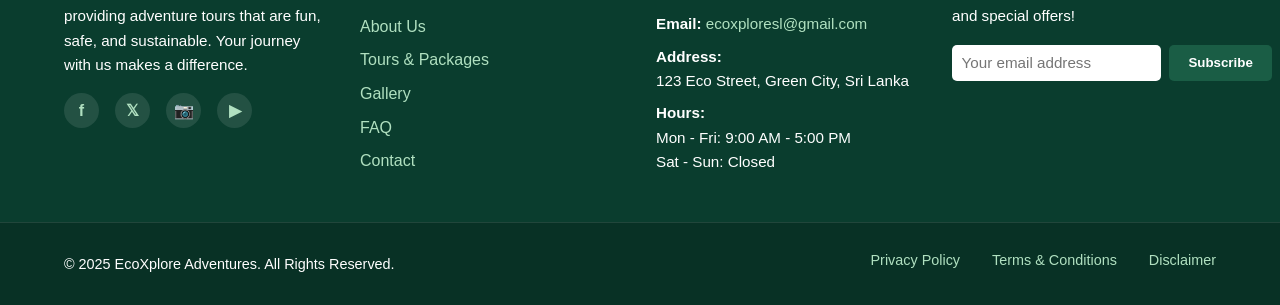
<file: faq.html>
<!DOCTYPE html>
<html lang="en">
<head>
    <meta charset="UTF-8">
    <meta name="viewport" content="width=device-width, initial-scale=1.0">
    <title>EcoXplore Adventures | FAQ</title>
    <link rel="stylesheet" href="css/style.css">
    <link rel="stylesheet" href="css/layout.css">
    <link rel="stylesheet" href="css/components.css">
</head>
<body>
    <!-- Header / Navigation -->
    <header>
        <div class="container header-container">
            <div class="logo">
                <h1>EcoXplore</h1>
            </div>
            <nav>
                <ul class="nav-links">
                    <li><a href="index.html">Home</a></li>
                    <li><a href="about.html">About Us</a></li>
                    <li><a href="tours.html">Tours & Packages</a></li>
                    <li><a href="gallery.html">Gallery</a></li>
                    <li><a href="booking.html">Booking</a></li>
                    <li><a href="faq.html" class="active">FAQ</a></li>
                    <li><a href="contact.html">Contact</a></li>
                </ul>
            </nav>
            <button class="menu-toggle" aria-label="Open menu">☰</button>
        </div>
    </header>

    <!-- Hero Section -->
    <section class="hero faq-hero">
        <img src="images/hero1.jpg" alt="FAQ - EcoXplore Adventures">
        <div class="hero-text">
            <h2>Frequently Asked Questions</h2>
            <p>Find answers to common questions about our eco-adventures and services.</p>
        </div>
    </section>

    <!-- FAQ Section -->
    <section class="faq container">
        <h2>Frequently Asked Questions</h2>
        <p style="text-align: center; color: #0a3d2e; margin-bottom: 2rem; font-style: italic;">Click on any question below to reveal the answer</p>

        <!-- Booking & Reservations -->
        <div class="faq-category">
            <h3>Booking & Reservations</h3>
            
            <div class="faq-item">
                <button class="faq-question">1. How do I book a tour?</button>
                <div class="faq-answer">
                    <p>You can book a tour by visiting our <a href="booking.html">booking page</a> and filling out the tour booking form. Select your preferred tour package, choose your desired dates, and provide your contact information. Alternatively, you can contact us directly at <strong>+94 77 123 4567</strong> or email us at <strong>ecoxploresl@gmail.com</strong>.</p>
                </div>
            </div>

            <div class="faq-item">
                <button class="faq-question">2. Is there a minimum group size for tours?</button>
                <div class="faq-answer">
                    <p>Most of our tours can accommodate groups of 2 or more people. However, individual bookings are also welcome. We recommend a minimum of 2-4 people for the best experience. For large groups (10+), please contact us directly for special arrangements and potential group discounts.</p>
                </div>
            </div>

            <div class="faq-item">
                <button class="faq-question">3. What payment methods do you accept?</button>
                <div class="faq-answer">
                    <p>We accept multiple payment methods including credit/debit cards, bank transfers, and online payment platforms. A 30% advance payment is required to confirm your booking, with the remaining balance due 7 days before the tour date. We also offer flexible payment plans for larger groups.</p>
                </div>
            </div>

            <div class="faq-item">
                <button class="faq-question">4. Can I cancel or reschedule my booking?</button>
                <div class="faq-answer">
                    <p>Yes, you can cancel or reschedule your booking up to 14 days before the tour date with a full refund (minus any non-refundable fees). Cancellations made 7-14 days before the tour will receive a 50% refund. Cancellations within 7 days of the tour are non-refundable. For rescheduling, we're happy to accommodate you based on availability.</p>
                </div>
            </div>
        </div>

        <!-- Tour Information -->
        <div class="faq-category">
            <h3>Tour Information & Details</h3>
            
            <div class="faq-item">
                <button class="faq-question">5. What is included in the tour packages?</button>
                <div class="faq-answer">
                    <p>Each tour package includes experienced guides, meals (breakfast, lunch, and dinner), safety equipment, and accommodation where applicable. Specific inclusions vary by tour:
                    <ul style="margin-top: 0.5rem; margin-left: 1rem;">
                        <li><strong>Mountain Hiking:</strong> Guide, meals, camping gear, maps</li>
                        <li><strong>River Rafting:</strong> Safety gear, guide, meals, all equipment</li>
                        <li><strong>Eco Camping:</strong> Tent, guide, meals, bonfire</li>
                        <li><strong>Mountain Cycling:</strong> Bike, helmet, guide, meals, repair kit</li>
                        <li><strong>Jungle Safari:</strong> Safari vehicle, guide, meals, accommodation</li>
                        <li><strong>Coastal Retreat:</strong> Snorkel gear, boat, guide, meals, beach resort stay</li>
                    </ul></p>
                </div>
            </div>

            <div class="faq-item">
                <button class="faq-question">6. What is your fitness level requirement?</button>
                <div class="faq-answer">
                    <p>Our tours cater to different fitness levels. Mountain Hiking and Mountain Cycling require moderate fitness. River Rafting and Jungle Safari are suitable for most fitness levels. Eco Camping and Coastal Retreat are relaxed experiences. If you have specific concerns about your fitness level, please contact us and we can recommend suitable tours or provide modifications.</p>
                </div>
            </div>

            <div class="faq-item">
                <button class="faq-question">7. What should I bring on my tour?</button>
                <div class="faq-answer">
                    <p>Essential items to bring:
                    <ul style="margin-top: 0.5rem; margin-left: 1rem;">
                        <li>Comfortable, weather-appropriate clothing</li>
                        <li>Sturdy hiking boots or sports shoes</li>
                        <li>Personal toiletries and medications</li>
                        <li>Reusable water bottle (we encourage eco-friendly practices)</li>
                        <li>Sunscreen and insect repellent</li>
                        <li>Camera or smartphone for photos</li>
                        <li>Light backpack for daily essentials</li>
                        <li>Any required personal items</li>
                    </ul>
                    Specific packing lists are provided after booking confirmation.</p>
                </div>
            </div>

            <div class="faq-item">
                <button class="faq-question">8. How many days/nights are the tours?</button>
                <div class="faq-answer">
                    <p>Tour durations vary:
                    <ul style="margin-top: 0.5rem; margin-left: 1rem;">
                        <li>Mountain Hiking Adventure: 3 Days / 2 Nights</li>
                        <li>River Rafting Experience: 2 Days / 1 Night</li>
                        <li>Eco Camping Experience: 2 Days / 1 Night</li>
                        <li>Mountain Cycling Adventure: 4 Days / 3 Nights</li>
                        <li>Jungle Safari & Wildlife Tour: 3 Days / 2 Nights</li>
                        <li>Coastal Retreat & Snorkeling: 5 Days / 4 Nights</li>
                    </ul>
                    Custom duration packages are available upon request.</p>
                </div>
            </div>
        </div>

        <!-- Eco-Friendly & Sustainability -->
        <div class="faq-category">
            <h3>Eco-Friendly & Sustainability</h3>
            
            <div class="faq-item">
                <button class="faq-question">9. Are your tours eco-friendly?</button>
                <div class="faq-answer">
                    <p>Absolutely! All EcoXplore Adventures tours are designed with sustainability and environmental conservation in mind. We follow strict eco-friendly practices including:
                    <ul style="margin-top: 0.5rem; margin-left: 1rem;">
                        <li>Minimizing waste through reusable equipment and packaging</li>
                        <li>Supporting local communities and eco-tourism projects</li>
                        <li>Using sustainable transportation methods</li>
                        <li>Training guides in environmental conservation</li>
                        <li>Protecting wildlife habitats and ecosystems</li>
                    </ul>
                    We contribute a portion of our profits to local conservation projects.</p>
                </div>
            </div>

            <div class="faq-item">
                <button class="faq-question">10. How do you protect the environment during tours?</button>
                <div class="faq-answer">
                    <p>We implement the "Leave No Trace" principle on all tours. Our guides ensure participants:
                    <ul style="margin-top: 0.5rem; margin-left: 1rem;">
                        <li>Don't leave any waste behind</li>
                        <li>Stay on designated trails</li>
                        <li>Respect wildlife and maintain safe distances</li>
                        <li>Use biodegradable products only</li>
                        <li>Minimize noise and disturbances</li>
                    </ul>
                    We regularly conduct environmental audits and work with conservation organizations.</p>
                </div>
            </div>

            <div class="faq-item">
                <button class="faq-question">11. Do you offer group discounts?</button>
                <div class="faq-answer">
                    <p>Yes! We offer attractive discounts for groups:
                    <ul style="margin-top: 0.5rem; margin-left: 1rem;">
                        <li>Groups of 5-9 people: 10% discount</li>
                        <li>Groups of 10-19 people: 15% discount</li>
                        <li>Groups of 20+ people: 20% discount + complimentary guide</li>
                    </ul>
                    For corporate groups and special occasions, we offer customized packages. Please contact us to discuss your group's specific needs.</p>
                </div>
            </div>
            <div class="faq-item">
                <button class="faq-question">12. Do you support local communities?</button>
                <div class="faq-answer">
                    <p>Yes, community support is core to our mission. We:
                    <ul style="margin-top: 0.5rem; margin-left: 1rem;">
                        <li>Employ local guides and staff</li>
                        <li>Source food and supplies from local businesses</li>
                        <li>Partner with local conservation organizations</li>
                        <li>Donate a portion of profits to community projects</li>
                        <li>Provide opportunities for cultural exchange</li>
                    </ul>
                    Your participation directly benefits local communities and environmental conservation.</p>
                </div>
            </div>
        </div>

        <!-- Safety & Health -->
        <div class="faq-category">
            <h3>Safety & Health</h3>
            
            <div class="faq-item">
                <button class="faq-question">13. Is insurance included in the package?</button>
                <div class="faq-answer">
                    <p>Basic accident and liability insurance is included in all tour packages. However, we strongly recommend that participants also obtain comprehensive travel insurance that covers personal belongings, medical emergencies, and trip cancellations. Your insurance should ideally include coverage for adventure activities. We can provide recommendations for insurance providers if needed.</p>
                </div>
            </div>

            <div class="faq-item">
                <button class="faq-question">14. What about medical emergencies during tours?</button>
                <div class="faq-answer">
                    <p>All our guides are trained in first aid and CPR. We carry comprehensive first aid kits and have established protocols for medical emergencies. Our tours operate in areas with accessible medical facilities, and we maintain communication with local emergency services. Before departure, we collect medical information to ensure appropriate support. Participants with serious medical conditions should inform us during booking.</p>
                </div>
            </div>

            <div class="faq-item">
                <button class="faq-question">15. Do I need vaccinations or specific health requirements?</button>
                <div class="faq-answer">
                    <p>Health requirements depend on your location and the specific tour region. We recommend:
                    <ul style="margin-top: 0.5rem; margin-left: 1rem;">
                        <li>Consulting your healthcare provider 4-6 weeks before the tour</li>
                        <li>Carrying necessary personal medications</li>
                        <li>Informing us of any allergies or health conditions</li>
                        <li>Following local health advisories</li>
                    </ul>
                    Contact us before booking if you have specific health concerns.</p>
                </div>
            </div>

            <div class="faq-item">
                <button class="faq-question">16. Are there age restrictions for tours?</button>
                <div class="faq-answer">
                    <p>Most tours are suitable for participants aged 10-70. Specific restrictions:
                    <ul style="margin-top: 0.5rem; margin-left: 1rem;">
                        <li>Mountain Hiking & Cycling: Ages 12+</li>
                        <li>River Rafting: Ages 10+ (with parental consent for under 16)</li>
                        <li>Jungle Safari: All ages welcome</li>
                        <li>Coastal Retreat: All ages welcome</li>
                        <li>Eco Camping: Ages 8+ (family-friendly)</li>
                    </ul>
                    Children under 16 must be accompanied by an adult. Senior travelers (60+) should have good health. Contact us to discuss your specific situation.</p>
                </div>
            </div>
        </div>

        <!-- Weather & Conditions -->
        <div class="faq-category">
            <h3>Weather & Conditions</h3>
            
            <div class="faq-item">
                <button class="faq-question">17. What happens if there's bad weather?</button>
                <div class="faq-answer">
                    <p>Our guides monitor weather conditions closely. For minor weather issues, tours proceed with appropriate precautions. For severe weather (heavy storms, flooding, etc.), we may:
                    <ul style="margin-top: 0.5rem; margin-left: 1rem;">
                        <li>Modify the tour itinerary to safer alternatives</li>
                        <li>Reschedule for another date</li>
                        <li>Offer a full refund if rescheduling isn't possible</li>
                    </ul>
                    Your safety is our highest priority. We reserve the right to make changes for your protection.</p>
                </div>
            </div>

            <div class="faq-item">
                <button class="faq-question">18. What's the best time to visit for each tour?</button>
                <div class="faq-answer">
                    <p>Optimal seasons for each tour:
                    <ul style="margin-top: 0.5rem; margin-left: 1rem;">
                        <li>Mountain Hiking: December to March (dry season)</li>
                        <li>River Rafting: July to September (good water flow)</li>
                        <li>Eco Camping: Year-round (varies by location)</li>
                        <li>Mountain Cycling: November to February</li>
                        <li>Jungle Safari: June to September (wildlife active)</li>
                        <li>Coastal Retreat: April to September (warm, dry weather)</li>
                    </ul>
                    Tours are available year-round, but seasonal variations affect experiences. Contact us for recommendations based on your preferences.</p>
                </div>
            </div>
        </div>

        <!-- Contact & Support -->
        <div class="faq-category">
            <h3>Contact & Support</h3>
            
            <div class="faq-item">
                <button class="faq-question">19. How can I contact EcoXplore Adventures?</button>
                <div class="faq-answer">
                    <p>You can reach us through multiple channels:
                    <ul style="margin-top: 0.5rem; margin-left: 1rem;">
                        <li><strong>Phone:</strong> +94 77 123 4567</li>
                        <li><strong>Email:</strong> ecoxploresl@gmail.com</li>
                        <li><strong>Office Address:</strong> 123 Eco Street, Green City, Sri Lanka</li>
                        <li><strong>Office Hours:</strong> Monday to Friday, 9:00 AM - 5:00 PM</li>
                        <li><strong>Contact Form:</strong> Visit our <a href="contact.html">contact page</a></li>
                    </ul>
                    We typically respond to inquiries within 24 hours.</p>
                </div>
            </div>

            <div class="faq-item">
                <button class="faq-question">20. Do you offer custom tour packages?</button>
                <div class="faq-answer">
                    <p>Yes! We specialize in creating customized tour packages tailored to your specific interests, budget, and schedule. Whether it's a corporate team-building event, family vacation, or special adventure, we can design the perfect itinerary. Contact us with your requirements and our team will create a personalized proposal. Custom packages may have different pricing and availability.</p>
                </div>
            </div>
        </div>

    </section>

    <!-- Footer -->
    <footer>
        <div class="footer-content container">
            <!-- About Section -->
            <div class="footer-section">
                <h3>About EcoXplore</h3>
                <p>We are passionate about eco-tourism, providing adventure tours that are fun, safe, and sustainable. Your journey with us makes a difference.</p>
                <div class="social-links">
                    <a href="#" aria-label="Facebook" title="Follow us on Facebook">f</a>
                    <a href="#" aria-label="Twitter" title="Follow us on Twitter">𝕏</a>
                    <a href="#" aria-label="Instagram" title="Follow us on Instagram">📷</a>
                    <a href="#" aria-label="YouTube" title="Subscribe on YouTube">▶</a>
                </div>
            </div>

            <!-- Quick Links -->
            <div class="footer-section">
                <h3>Quick Links</h3>
                <ul class="footer-menu">
                    <li><a href="index.html">Home</a></li>
                    <li><a href="about.html">About Us</a></li>
                    <li><a href="tours.html">Tours & Packages</a></li>
                    <li><a href="gallery.html">Gallery</a></li>
                    <li><a href="faq.html">FAQ</a></li>
                    <li><a href="contact.html">Contact</a></li>
                </ul>
            </div>

            <!-- Contact Info -->
            <div class="footer-section">
                <h3>Contact Us</h3>
                <p><strong>Phone:</strong> <a href="tel:+94771234567">+94 77 123 4567</a></p>
                <p><strong>Email:</strong> <a href="mailto:ecoxploresl@gmail.com">ecoxploresl@gmail.com</a></p>
                <p><strong>Address:</strong><br>123 Eco Street, Green City, Sri Lanka</p>
                <p><strong>Hours:</strong><br>Mon - Fri: 9:00 AM - 5:00 PM<br>Sat - Sun: Closed</p>
            </div>

            <!-- Newsletter -->
            <div class="footer-section">
                <h3>Newsletter</h3>
                <p>Subscribe to get updates on new tours and special offers!</p>
                <form class="newsletter-form" id="newsletterForm">
                    <input type="email" placeholder="Your email address" required>
                    <button type="submit" class="btn-small">Subscribe</button>
                </form>
                <p id="newsletterMessage" class="form-message"></p>
            </div>
        </div>

        <!-- Footer Bottom -->
        <div class="footer-bottom">
            <div class="container">
                <p>&copy; 2025 EcoXplore Adventures. All Rights Reserved.</p>
                <ul class="footer-bottom-links">
                    <li><a href="#privacy">Privacy Policy</a></li>
                    <li><a href="#terms">Terms & Conditions</a></li>
                    <li><a href="#disclaimer">Disclaimer</a></li>
                </ul>
            </div>
        </div>
    </footer>

    <script src="js/main.js"></script>
</body>
</html>
</file>
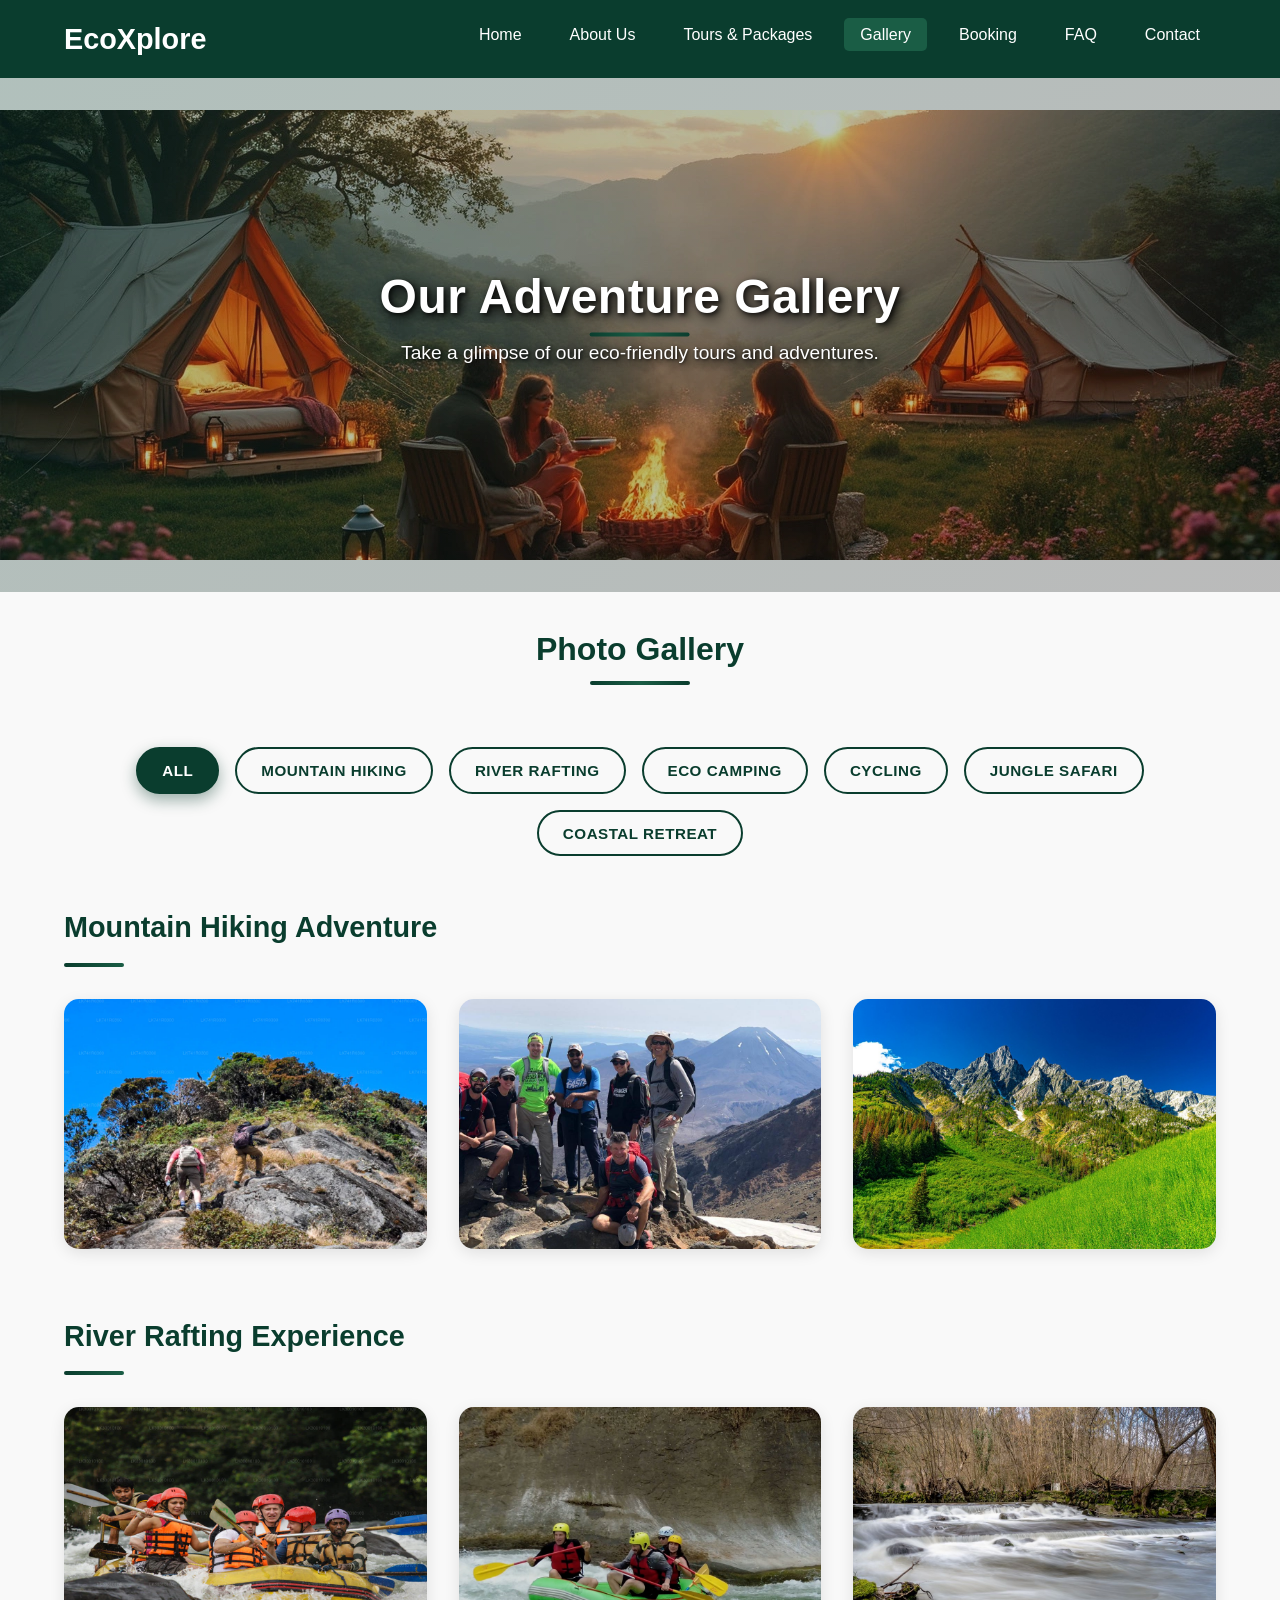
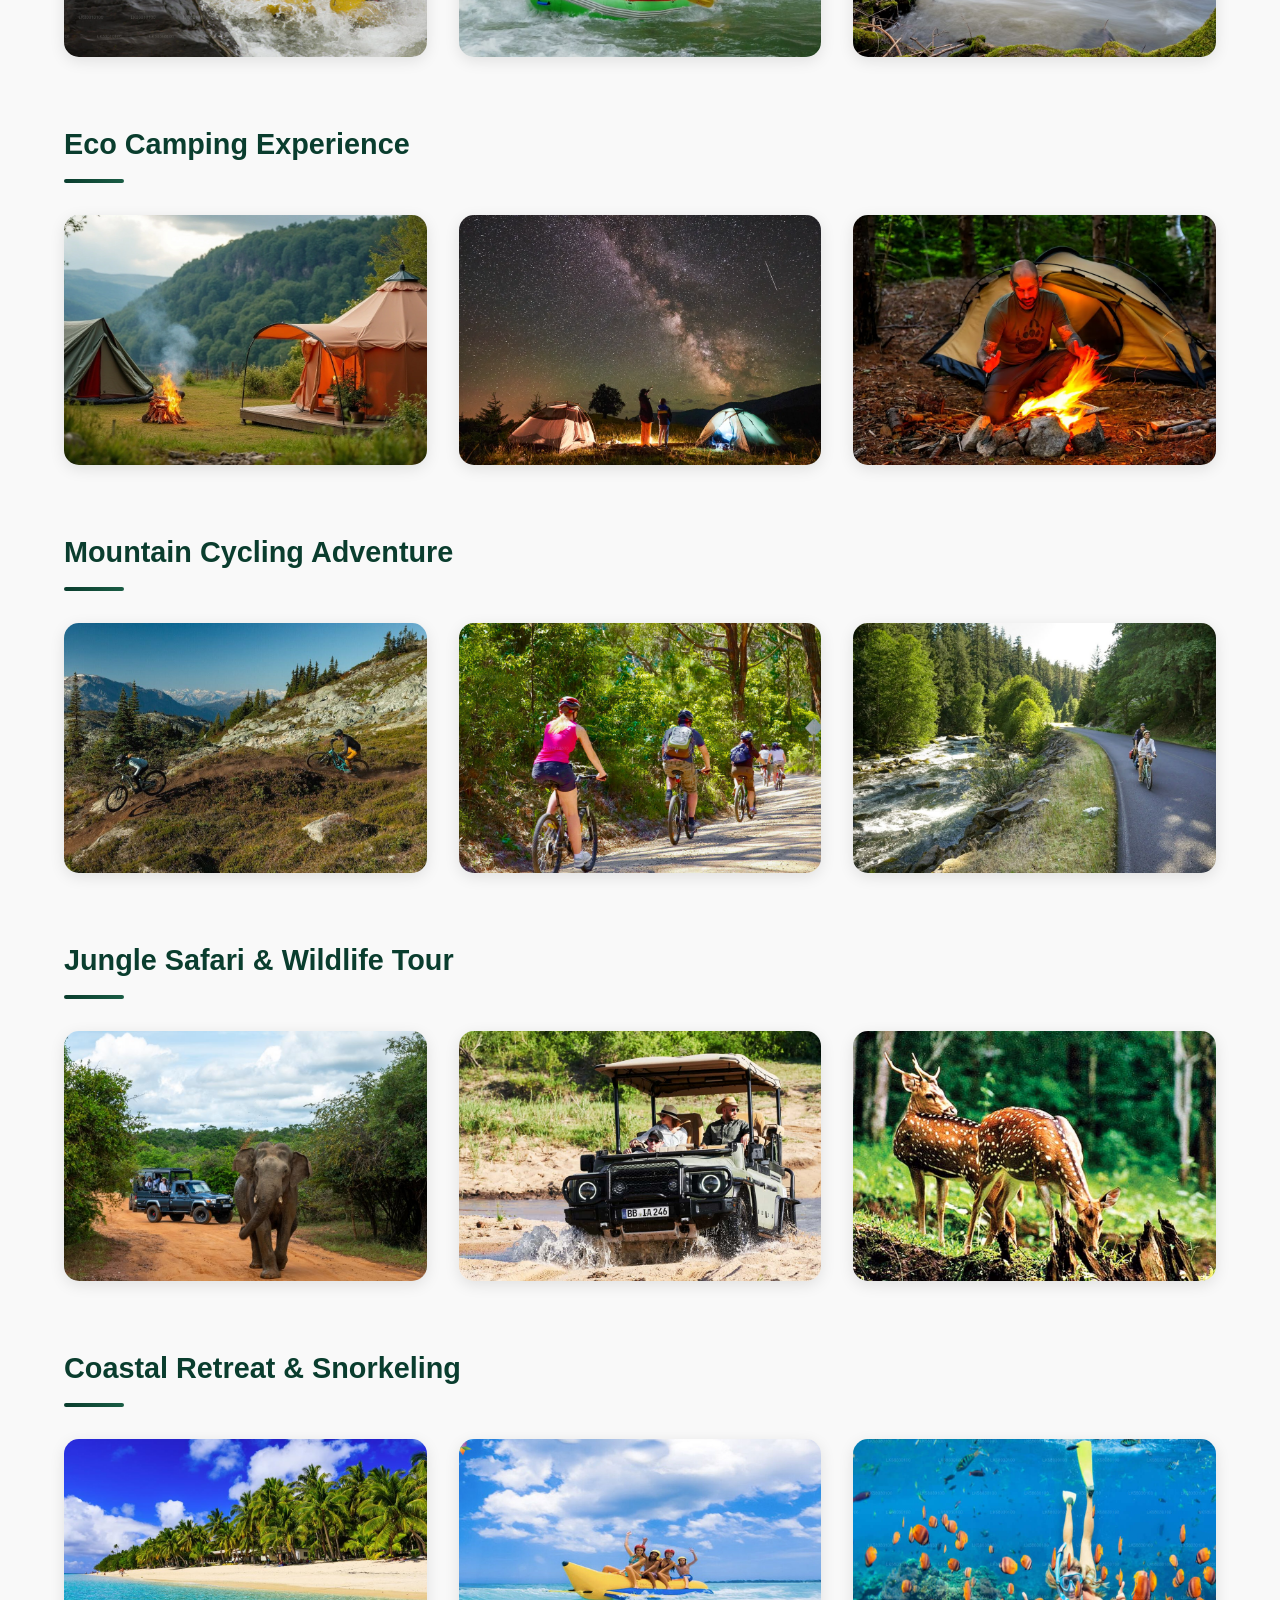
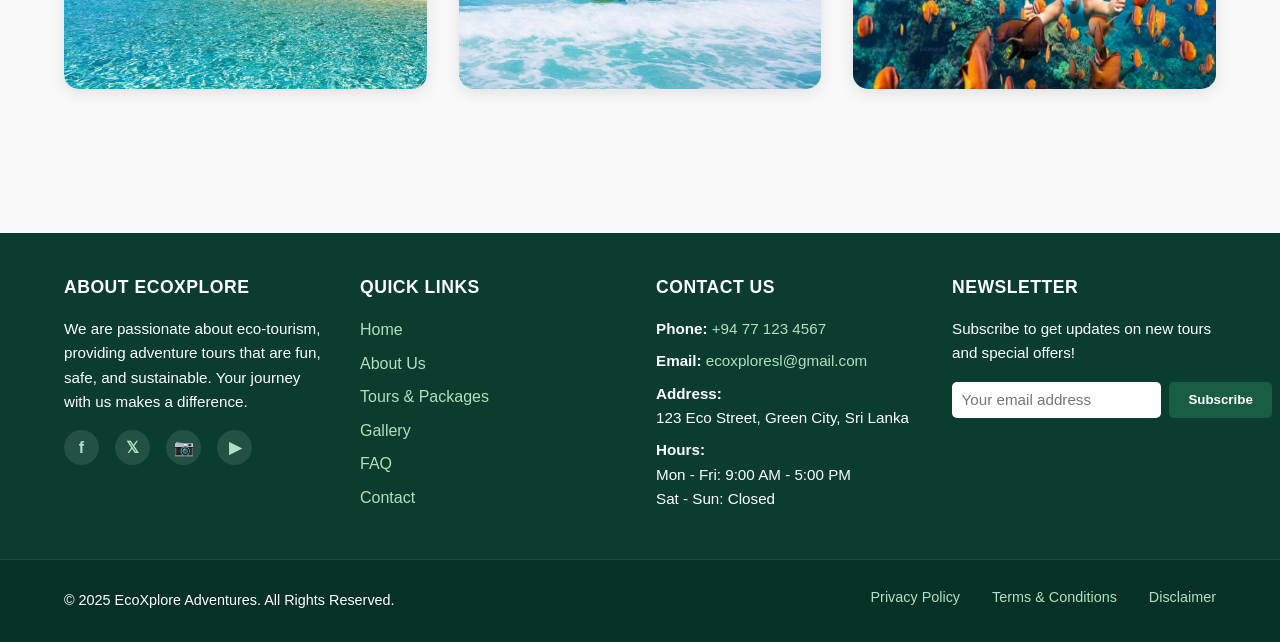
<file: gallery.html>
<!DOCTYPE html>
<html lang="en">
<head>
    <meta charset="UTF-8">
    <meta name="viewport" content="width=device-width, initial-scale=1.0">
    <title>EcoXplore Adventures | Gallery</title>
    <link rel="stylesheet" href="css/style.css">
    <link rel="stylesheet" href="css/layout.css">
    <link rel="stylesheet" href="css/components.css">
</head>
<body>
    <!-- Header / Navigation -->
    <header>
        <div class="container header-container">
            <div class="logo">
                <h1>EcoXplore</h1>
            </div>
            <nav>
                <ul class="nav-links">
                    <li><a href="index.html">Home</a></li>
                    <li><a href="about.html">About Us</a></li>
                    <li><a href="tours.html">Tours & Packages</a></li>
                    <li><a href="gallery.html" class="active">Gallery</a></li>
                    <li><a href="booking.html">Booking</a></li>
                    <li><a href="faq.html">FAQ</a></li>
                    <li><a href="contact.html">Contact</a></li>
                </ul>
            </nav>
            <button class="menu-toggle" aria-label="Open menu">☰</button>
        </div>
    </header>

    <!-- Hero Section -->
    <section class="hero gallery-hero">
        <img src="images/hero3.jpg" alt="Gallery of EcoXplore adventures">
        <div class="hero-text">
            <h2>Our Adventure Gallery</h2>
            <p>Take a glimpse of our eco-friendly tours and adventures.</p>
        </div>
    </section>

    <!-- Gallery Section -->
    <section class="gallery container">
        <h2>Photo Gallery</h2>
        
        <!-- Filter Buttons -->
        <div class="gallery-filters">
            <button class="filter-btn active" data-filter="all">All</button>
            <button class="filter-btn" data-filter="hiking">Mountain Hiking</button>
            <button class="filter-btn" data-filter="rafting">River Rafting</button>
            <button class="filter-btn" data-filter="camping">Eco Camping</button>
            <button class="filter-btn" data-filter="cycling">Cycling</button>
            <button class="filter-btn" data-filter="safari">Jungle Safari</button>
            <button class="filter-btn" data-filter="coastal">Coastal Retreat</button>
        </div>

        <!-- Mountain Hiking Gallery -->
        <div class="gallery-category" data-category="hiking">
            <h3>Mountain Hiking Adventure</h3>
            <div class="gallery-grid">
                <div class="gallery-item" data-filter="hiking">
                    <img src="images/hiking1.jpg" alt="Mountain hiking trail">
                </div>
                <div class="gallery-item" data-filter="hiking">
                    <img src="images/hiking2.jpg" alt="Hiking group at summit">
                </div>
                <div class="gallery-item" data-filter="hiking">
                    <img src="images/hiking3.jpg" alt="Mountain landscape">
                </div>
            </div>
        </div>

        <!-- River Rafting Gallery -->
        <div class="gallery-category" data-category="rafting">
            <h3>River Rafting Experience</h3>
            <div class="gallery-grid">
                <div class="gallery-item" data-filter="rafting">
                    <img src="images/rafting1.jpg" alt="Rafting in rapids">
                </div>
                <div class="gallery-item" data-filter="rafting">
                    <img src="images/rafting2.jpg" alt="Rafting team adventure">
                </div>
                <div class="gallery-item" data-filter="rafting">
                    <img src="images/rafting3.jpg" alt="River landscape">
                </div>
            </div>
        </div>

        <!-- Eco Camping Gallery -->
        <div class="gallery-category" data-category="camping">
            <h3>Eco Camping Experience</h3>
            <div class="gallery-grid">
                <div class="gallery-item" data-filter="camping">
                    <img src="images/camping1.jpg" alt="Eco-friendly campsite">
                </div>
                <div class="gallery-item" data-filter="camping">
                    <img src="images/camping2.jpg" alt="Camping under stars">
                </div>
                <div class="gallery-item" data-filter="camping">
                    <img src="images/camping3.jpg" alt="Forest camping">
                </div>
            </div>
        </div>

        <!-- Mountain Cycling Gallery -->
        <div class="gallery-category" data-category="cycling">
            <h3>Mountain Cycling Adventure</h3>
            <div class="gallery-grid">
                <div class="gallery-item" data-filter="cycling">
                    <img src="images/cycling1.jpg" alt="Cycling on mountain trail">
                </div>
                <div class="gallery-item" data-filter="cycling">
                    <img src="images/cycling2.jpg" alt="Cycling group">
                </div>
                <div class="gallery-item" data-filter="cycling">
                    <img src="images/cycling3.jpg" alt="Scenic cycling route">
                </div>
            </div>
        </div>

        <!-- Jungle Safari Gallery -->
        <div class="gallery-category" data-category="safari">
            <h3>Jungle Safari & Wildlife Tour</h3>
            <div class="gallery-grid">
                <div class="gallery-item" data-filter="safari">
                    <img src="images/safari1.jpg" alt="Wildlife in jungle">
                </div>
                <div class="gallery-item" data-filter="safari">
                    <img src="images/safari2.jpg" alt="Safari vehicle adventure">
                </div>
                <div class="gallery-item" data-filter="safari">
                    <img src="images/safari3.jpg" alt="Wildlife in jungle">
                </div>
            </div>
        </div>

        <!-- Coastal Retreat Gallery -->
        <div class="gallery-category" data-category="coastal">
            <h3>Coastal Retreat & Snorkeling</h3>
            <div class="gallery-grid">
                <div class="gallery-item" data-filter="coastal">
                    <img src="images/coastal1.jpg" alt="Beautiful beach">
                </div>
                <div class="gallery-item" data-filter="coastal">
                    <img src="images/coastal2.jpg" alt="Boat ride">
                </div>
                <div class="gallery-item" data-filter="coastal">
                    <img src="images/coastal3.jpg" alt="Coral reef snorkeling experience">
                </div>
            </div>
        </div>
    </section>

    <!-- Footer -->
    <footer>
        <div class="footer-content container">
            <!-- About Section -->
            <div class="footer-section">
                <h3>About EcoXplore</h3>
                <p>We are passionate about eco-tourism, providing adventure tours that are fun, safe, and sustainable. Your journey with us makes a difference.</p>
                <div class="social-links">
                    <a href="#" aria-label="Facebook" title="Follow us on Facebook">f</a>
                    <a href="#" aria-label="Twitter" title="Follow us on Twitter">𝕏</a>
                    <a href="#" aria-label="Instagram" title="Follow us on Instagram">📷</a>
                    <a href="#" aria-label="YouTube" title="Subscribe on YouTube">▶</a>
                </div>
            </div>

            <!-- Quick Links -->
            <div class="footer-section">
                <h3>Quick Links</h3>
                <ul class="footer-menu">
                    <li><a href="index.html">Home</a></li>
                    <li><a href="about.html">About Us</a></li>
                    <li><a href="tours.html">Tours & Packages</a></li>
                    <li><a href="gallery.html">Gallery</a></li>
                    <li><a href="faq.html">FAQ</a></li>
                    <li><a href="contact.html">Contact</a></li>
                </ul>
            </div>

            <!-- Contact Info -->
            <div class="footer-section">
                <h3>Contact Us</h3>
                <p><strong>Phone:</strong> <a href="tel:+94771234567">+94 77 123 4567</a></p>
                <p><strong>Email:</strong> <a href="mailto:ecoxploresl@gmail.com">ecoxploresl@gmail.com</a></p>
                <p><strong>Address:</strong><br>123 Eco Street, Green City, Sri Lanka</p>
                <p><strong>Hours:</strong><br>Mon - Fri: 9:00 AM - 5:00 PM<br>Sat - Sun: Closed</p>
            </div>

            <!-- Newsletter -->
            <div class="footer-section">
                <h3>Newsletter</h3>
                <p>Subscribe to get updates on new tours and special offers!</p>
                <form class="newsletter-form" id="newsletterForm">
                    <input type="email" placeholder="Your email address" required>
                    <button type="submit" class="btn-small">Subscribe</button>
                </form>
                <p id="newsletterMessage" class="form-message"></p>
            </div>
        </div>

        <!-- Footer Bottom -->
        <div class="footer-bottom">
            <div class="container">
                <p>&copy; 2025 EcoXplore Adventures. All Rights Reserved.</p>
                <ul class="footer-bottom-links">
                    <li><a href="#privacy">Privacy Policy</a></li>
                    <li><a href="#terms">Terms & Conditions</a></li>
                    <li><a href="#disclaimer">Disclaimer</a></li>
                </ul>
            </div>
        </div>
    </footer>
</body>
</html>
</file>
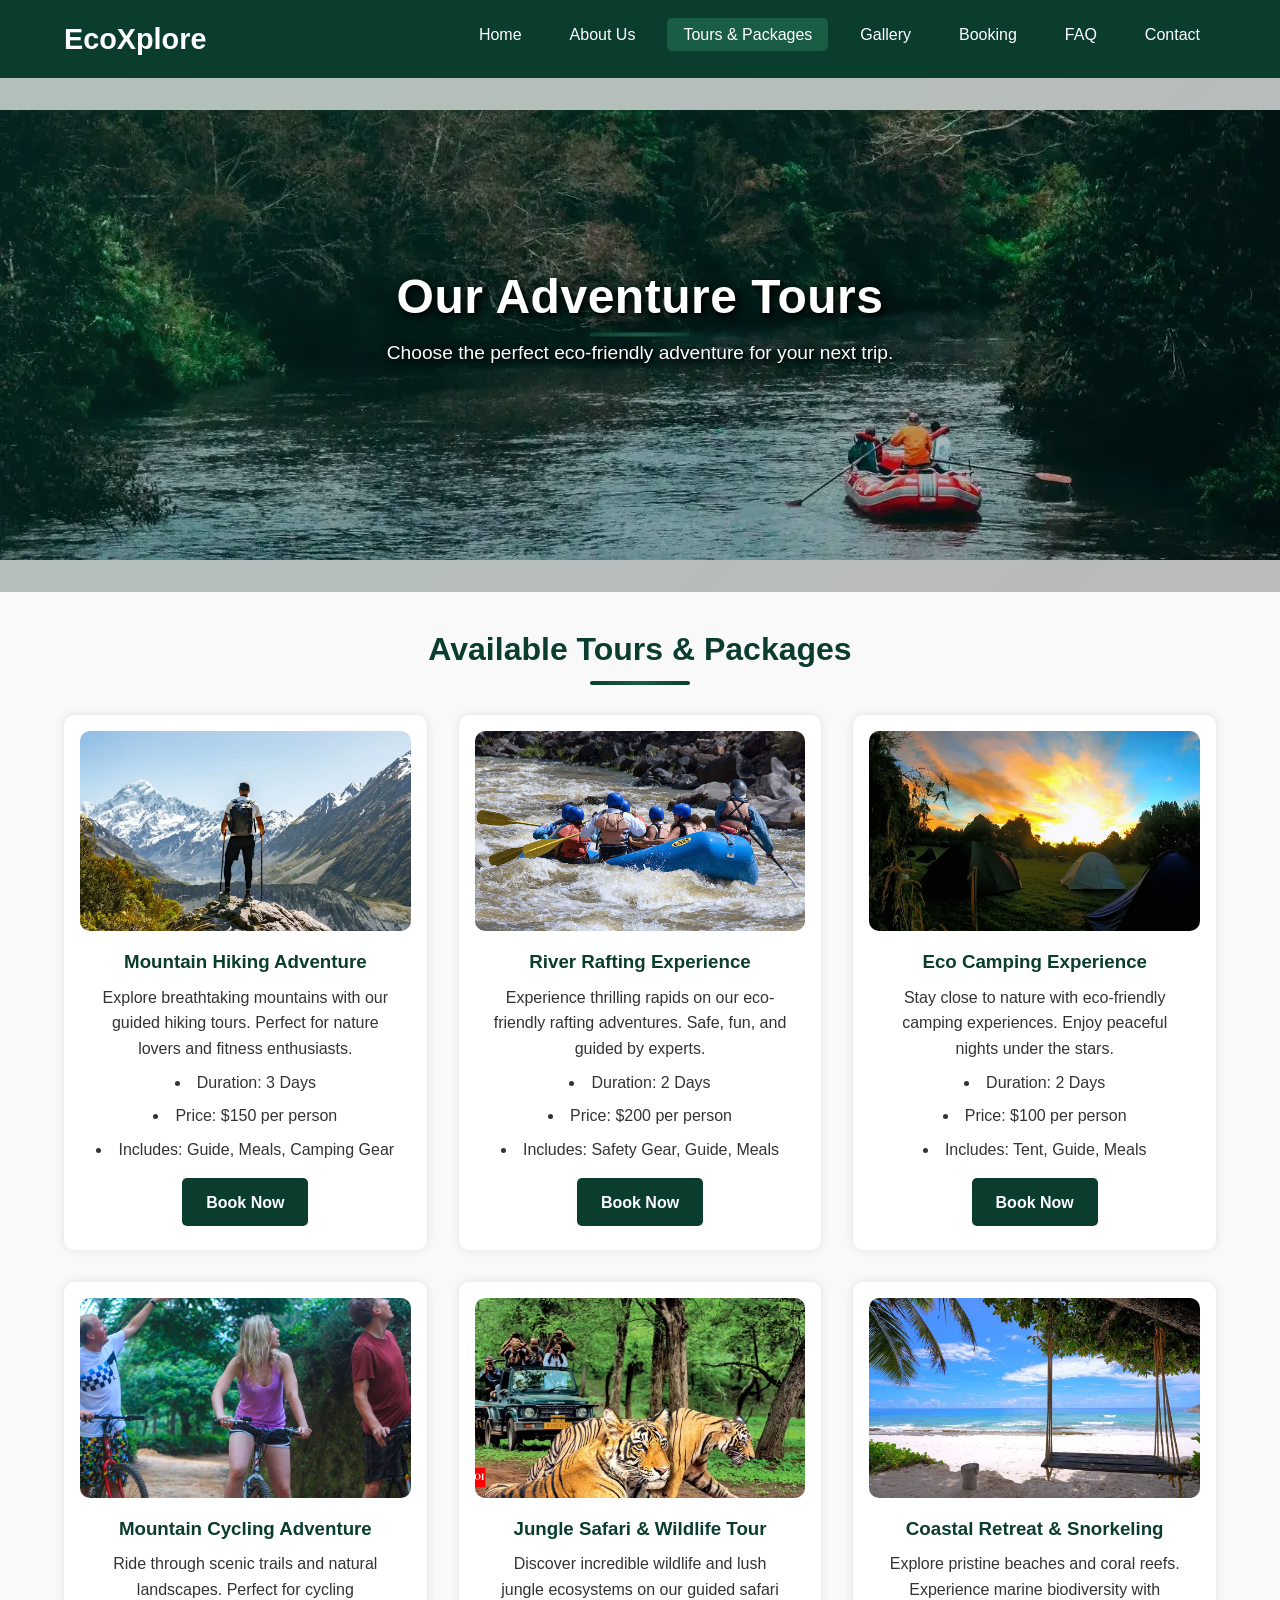
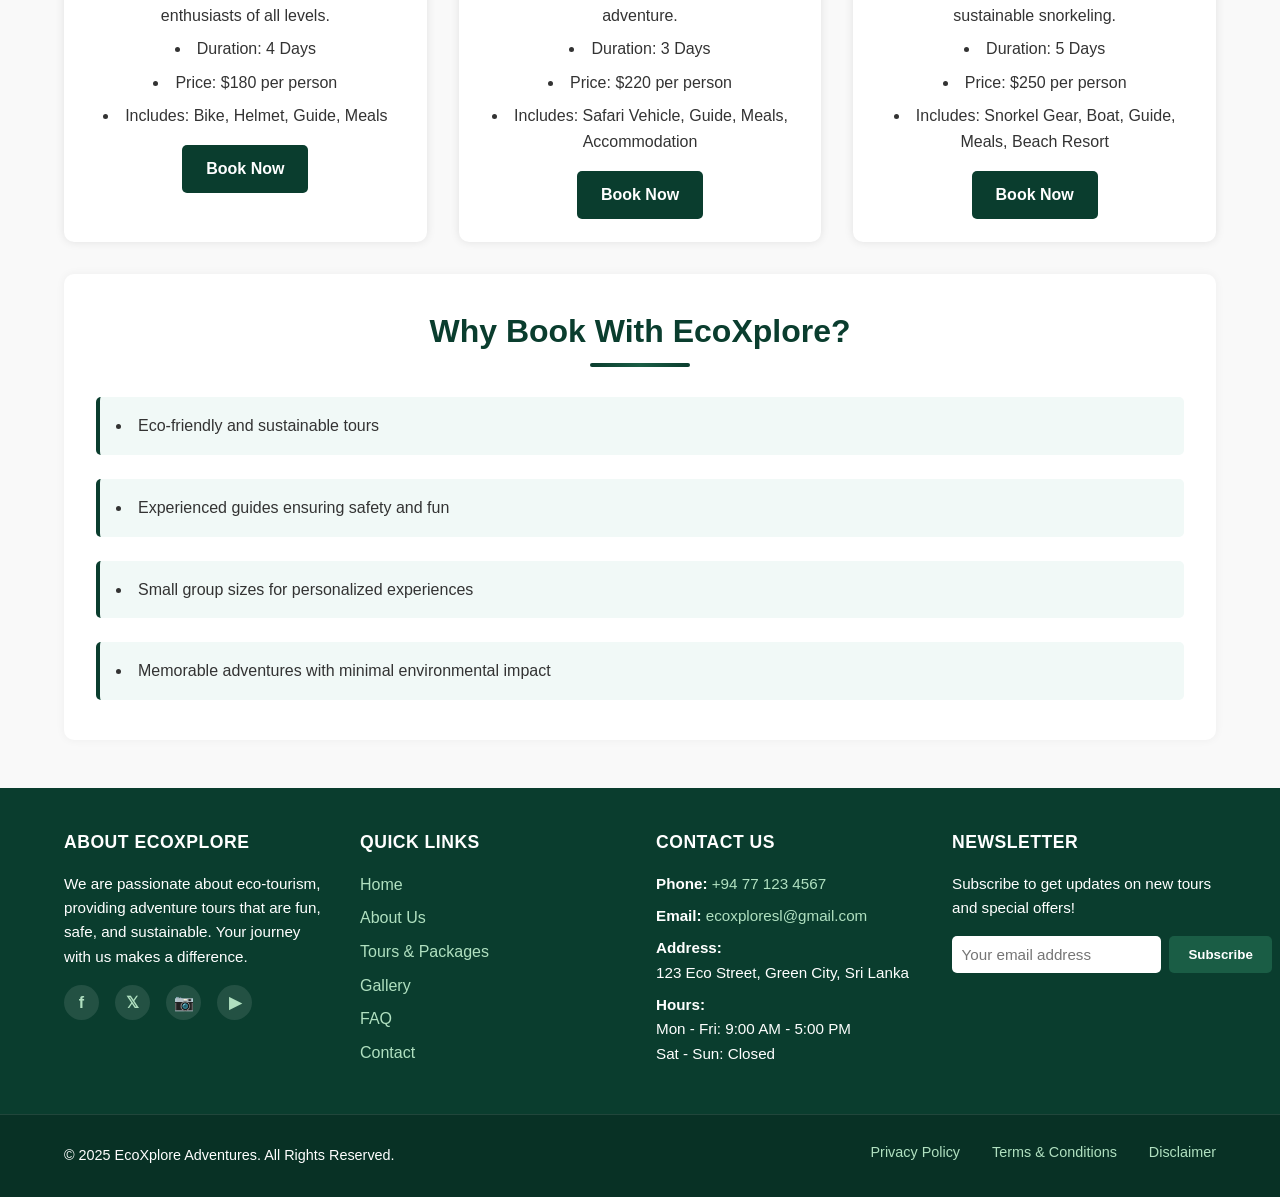
<file: tours.html>
<!DOCTYPE html>
<html lang="en">
<head>
    <meta charset="UTF-8">
    <meta name="viewport" content="width=device-width, initial-scale=1.0">
    <title>EcoXplore Adventures | Tours & Packages</title>
    <link rel="stylesheet" href="css/style.css">
    <link rel="stylesheet" href="css/layout.css">
    <link rel="stylesheet" href="css/components.css">
</head>
<body>
    <!-- Header / Navigation -->
    <header>
        <div class="container header-container">
            <div class="logo">
                <h1>EcoXplore</h1>
            </div>
            <nav>
                <ul class="nav-links">
                    <li><a href="index.html">Home</a></li>
                    <li><a href="about.html">About Us</a></li>
                    <li><a href="tours.html" class="active">Tours & Packages</a></li>
                    <li><a href="gallery.html">Gallery</a></li>
                    <li><a href="booking.html">Booking</a></li>
                    <li><a href="faq.html">FAQ</a></li>
                    <li><a href="contact.html">Contact</a></li>
                </ul>
            </nav>
            <button class="menu-toggle" aria-label="Open menu">☰</button>
        </div>
    </header>

    <!-- Hero Section -->
    <section class="hero tours-hero">
        <img src="images/hero2.jpg" alt="EcoXplore Adventure Tours">
        <div class="hero-text">
            <h2>Our Adventure Tours</h2>
            <p>Choose the perfect eco-friendly adventure for your next trip.</p>
        </div>
    </section>

    <!-- Tours Section -->
    <section class="tours container">
        <h2>Available Tours & Packages</h2>
        <div class="tour-cards">
            <!-- Tour 1 -->
            <div class="tour-card">
                <img src="images/tour1.jpg" alt="Mountain Hiking Tour">
                <h3>Mountain Hiking Adventure</h3>
                <p>Explore breathtaking mountains with our guided hiking tours. Perfect for nature lovers and fitness enthusiasts.</p>
                <ul>
                    <li>Duration: 3 Days</li>
                    <li>Price: $150 per person</li>
                    <li>Includes: Guide, Meals, Camping Gear</li>
                </ul>
                <a href="booking.html" class="btn">Book Now</a>
            </div>
            <!-- Tour 2 -->
            <div class="tour-card">
                <img src="images/tour2.jpg" alt="River Rafting Tour">
                <h3>River Rafting Experience</h3>
                <p>Experience thrilling rapids on our eco-friendly rafting adventures. Safe, fun, and guided by experts.</p>
                <ul>
                    <li>Duration: 2 Days</li>
                    <li>Price: $200 per person</li>
                    <li>Includes: Safety Gear, Guide, Meals</li>
                </ul>
                <a href="booking.html" class="btn">Book Now</a>
            </div>
            <!-- Tour 3 -->
            <div class="tour-card">
                <img src="images/tour3.jpg" alt="Eco Camping Tour">
                <h3>Eco Camping Experience</h3>
                <p>Stay close to nature with eco-friendly camping experiences. Enjoy peaceful nights under the stars.</p>
                <ul>
                    <li>Duration: 2 Days</li>
                    <li>Price: $100 per person</li>
                    <li>Includes: Tent, Guide, Meals</li>
                </ul>
                <a href="booking.html" class="btn">Book Now</a>
            </div>
            <!-- Tour 4 -->
            <div class="tour-card">
                <img src="images/tour4.jpg" alt="Cycling Adventure Tour">
                <h3>Mountain Cycling Adventure</h3>
                <p>Ride through scenic trails and natural landscapes. Perfect for cycling enthusiasts of all levels.</p>
                <ul>
                    <li>Duration: 4 Days</li>
                    <li>Price: $180 per person</li>
                    <li>Includes: Bike, Helmet, Guide, Meals</li>
                </ul>
                <a href="booking.html" class="btn">Book Now</a>
            </div>
            <!-- Tour 5 -->
            <div class="tour-card">
                <img src="images/tour5.jpg" alt="Jungle Safari Tour">
                <h3>Jungle Safari & Wildlife Tour</h3>
                <p>Discover incredible wildlife and lush jungle ecosystems on our guided safari adventure.</p>
                <ul>
                    <li>Duration: 3 Days</li>
                    <li>Price: $220 per person</li>
                    <li>Includes: Safari Vehicle, Guide, Meals, Accommodation</li>
                </ul>
                <a href="booking.html" class="btn">Book Now</a>
            </div>
            <!-- Tour 6 -->
            <div class="tour-card">
                <img src="images/tour6.jpg" alt="Beach & Island Retreat">
                <h3>Coastal Retreat & Snorkeling</h3>
                <p>Explore pristine beaches and coral reefs. Experience marine biodiversity with sustainable snorkeling.</p>
                <ul>
                    <li>Duration: 5 Days</li>
                    <li>Price: $250 per person</li>
                    <li>Includes: Snorkel Gear, Boat, Guide, Meals, Beach Resort</li>
                </ul>
                <a href="booking.html" class="btn">Book Now</a>
            </div>
        </div>
    </section>

    <!-- Why Book With Us -->
    <section class="why-book container">
        <h2>Why Book With EcoXplore?</h2>
        <ul>
            <li>Eco-friendly and sustainable tours</li>
            <li>Experienced guides ensuring safety and fun</li>
            <li>Small group sizes for personalized experiences</li>
            <li>Memorable adventures with minimal environmental impact</li>
        </ul>
    </section>

    <!-- Footer -->
    <footer>
        <div class="footer-content container">
            <!-- About Section -->
            <div class="footer-section">
                <h3>About EcoXplore</h3>
                <p>We are passionate about eco-tourism, providing adventure tours that are fun, safe, and sustainable. Your journey with us makes a difference.</p>
                <div class="social-links">
                    <a href="#" aria-label="Facebook" title="Follow us on Facebook">f</a>
                    <a href="#" aria-label="Twitter" title="Follow us on Twitter">𝕏</a>
                    <a href="#" aria-label="Instagram" title="Follow us on Instagram">📷</a>
                    <a href="#" aria-label="YouTube" title="Subscribe on YouTube">▶</a>
                </div>
            </div>

            <!-- Quick Links -->
            <div class="footer-section">
                <h3>Quick Links</h3>
                <ul class="footer-menu">
                    <li><a href="index.html">Home</a></li>
                    <li><a href="about.html">About Us</a></li>
                    <li><a href="tours.html">Tours & Packages</a></li>
                    <li><a href="gallery.html">Gallery</a></li>
                    <li><a href="faq.html">FAQ</a></li>
                    <li><a href="contact.html">Contact</a></li>
                </ul>
            </div>

            <!-- Contact Info -->
            <div class="footer-section">
                <h3>Contact Us</h3>
                <p><strong>Phone:</strong> <a href="tel:+94771234567">+94 77 123 4567</a></p>
                <p><strong>Email:</strong> <a href="mailto:ecoxploresl@gmail.com">ecoxploresl@gmail.com</a></p>
                <p><strong>Address:</strong><br>123 Eco Street, Green City, Sri Lanka</p>
                <p><strong>Hours:</strong><br>Mon - Fri: 9:00 AM - 5:00 PM<br>Sat - Sun: Closed</p>
            </div>

            <!-- Newsletter -->
            <div class="footer-section">
                <h3>Newsletter</h3>
                <p>Subscribe to get updates on new tours and special offers!</p>
                <form class="newsletter-form" id="newsletterForm">
                    <input type="email" placeholder="Your email address" required>
                    <button type="submit" class="btn-small">Subscribe</button>
                </form>
                <p id="newsletterMessage" class="form-message"></p>
            </div>
        </div>

        <!-- Footer Bottom -->
        <div class="footer-bottom">
            <div class="container">
                <p>&copy; 2025 EcoXplore Adventures. All Rights Reserved.</p>
                <ul class="footer-bottom-links">
                    <li><a href="#privacy">Privacy Policy</a></li>
                    <li><a href="#terms">Terms & Conditions</a></li>
                    <li><a href="#disclaimer">Disclaimer</a></li>
                </ul>
            </div>
        </div>
    </footer>
</body>
</html>
</file>
<file: css/style.css>
/* Reset and global styles */
* {
    margin: 0;
    padding: 0;
    box-sizing: border-box;
    font-family: 'Segoe UI', Tahoma, Geneva, Verdana, sans-serif;
}

html {
    scroll-behavior: smooth;
}

body {
    line-height: 1.6;
    color: #333;
    background-color: #f9f9f9;
    overflow-x: hidden;
}

a {
    text-decoration: none;
    color: inherit;
}

.container {
    width: 90%;
    max-width: 1200px;
    margin: auto;
}

/* Section Styling */
section {
    padding: 2rem 0;
    animation: fadeInUp 0.8s ease-out;
}

section h2 {
    color: #0a3d2e;
    margin-bottom: 1.5rem;
    text-align: center;
    font-size: 2rem;
    position: relative;
    display: inline-block;
    width: 100%;
}

section h2::after {
    content: '';
    position: absolute;
    bottom: -10px;
    left: 50%;
    transform: translateX(-50%);
    width: 100px;
    height: 4px;
    background: linear-gradient(90deg, #0a3d2e, #1a5d45, #0a3d2e);
    border-radius: 2px;
    animation: expandWidth 0.8s ease-out;
}

section h3 {
    color: #0a3d2e;
    margin-bottom: 1rem;
}

/* Advanced Animations */
@keyframes fadeInUp {
    from {
        opacity: 0;
        transform: translateY(30px);
    }
    to {
        opacity: 1;
        transform: translateY(0);
    }
}

@keyframes expandWidth {
    from {
        width: 0;
    }
    to {
        width: 100px;
    }
}

@keyframes slideInLeft {
    from {
        opacity: 0;
        transform: translateX(-50px);
    }
    to {
        opacity: 1;
        transform: translateX(0);
    }
}

@keyframes slideInRight {
    from {
        opacity: 0;
        transform: translateX(50px);
    }
    to {
        opacity: 1;
        transform: translateX(0);
    }
}

@keyframes pulse {
    0%, 100% {
        transform: scale(1);
    }
    50% {
        transform: scale(1.05);
    }
}

@keyframes float {
    0%, 100% {
        transform: translateY(0px);
    }
    50% {
        transform: translateY(-10px);
    }
}

/* Button Styling with advanced effects */
.btn {
    display: inline-block;
    padding: 0.7rem 1.5rem;
    background-color: #0a3d2e;
    color: white;
    border-radius: 5px;
    transition: all 0.35s cubic-bezier(0.25, 0.46, 0.45, 0.94);
    position: relative;
    overflow: hidden;
    font-weight: 600;
}

.btn::before {
    content: '';
    position: absolute;
    top: 0;
    left: -100%;
    width: 100%;
    height: 100%;
    background: linear-gradient(90deg, transparent, rgba(255, 255, 255, 0.3), transparent);
    transition: left 0.5s ease;
}

.btn:hover {
    background-color: #1a5d45;
    transform: translateY(-3px);
    box-shadow: 0 8px 20px rgba(10, 61, 46, 0.4);
}

.btn:hover::before {
    left: 100%;
}

.btn:active {
    transform: translateY(-1px);
}

/* List Styling */
ul {
    list-style-position: inside;
}

ul li {
    margin-bottom: 0.5rem;
    line-height: 1.6;
}
</file>
<file: css/layout.css>
/* Header */
header {
    background: #0a3d2e;
    color: white;
    padding: 1rem 0;
    position: sticky;
    top: 0;
    z-index: 1000;
}

header .logo h1 {
    font-size: 1.8rem;
}

.nav-links {
    list-style: none;
    display: flex;
    gap: 1rem;
}

.nav-links li a {
    color: white;
    padding: 0.5rem 1rem;
    border-radius: 5px;
    transition: 0.3s;
}

.nav-links li a:hover, .nav-links li a.active {
    background-color: #1a5d45;
}

/* Hero Section */
.hero {
    position: relative;
    overflow: hidden;
}

.hero-slider {
    position: relative;
}

.hero {
    position: relative;
    overflow: hidden;
}

.hero::before {
    content: '';
    position: absolute;
    top: 0;
    left: 0;
    right: 0;
    bottom: 0;
    background: linear-gradient(135deg, rgba(10, 61, 46, 0.3) 0%, rgba(0, 0, 0, 0.25) 100%);
    z-index: 1;
}

.hero-slider .slide {
    display: none;
    position: relative;
}

.hero-slider .slide.active {
    display: block;
}

.hero-slider img {
    width: 100%;
    height: 70vh;
    object-fit: cover;
}

.hero-text {
    position: absolute;
    top: 50%;
    left: 50%;
    transform: translate(-50%, -50%);
    color: white;
    text-align: center;
    z-index: 2;
    max-width: 800px;
    padding: 0 2rem;
}

.hero-text h2 {
    font-size: 3.5rem;
    margin-bottom: 1rem;
    font-weight: 700;
    letter-spacing: 0.5px;
    text-shadow: 4px 4px 12px rgba(0, 0, 0, 0.9), 2px 2px 4px rgba(0, 0, 0, 0.7);
    line-height: 1.2;
    color: #ffffff;
}

.hero-text p {
    font-size: 1.35rem;
    margin-bottom: 2rem;
    font-weight: 400;
    line-height: 1.6;
    text-shadow: 3px 3px 10px rgba(0, 0, 0, 0.9), 1px 1px 3px rgba(0, 0, 0, 0.7);
    color: #ffffff;
}

.btn {
    background-color: #0a3d2e;
    color: white;
    padding: 0.7rem 1.5rem;
    border-radius: 5px;
    transition: 0.3s;
}

.btn:hover {
    background-color: #1a5d45;
}

/* Featured Tours */
.tour-cards {
    display: flex;
    flex-wrap: wrap;
    gap: 2rem;
    margin-top: 1rem;
}

.tour-card {
    background: white;
    border-radius: 10px;
    box-shadow: 0 0 10px rgba(0,0,0,0.1);
    overflow: hidden;
    flex: 1 1 30%;
    text-align: center;
}

.tour-card img {
    width: 100%;
    height: 200px;
    object-fit: cover;
}

.tour-card h3 {
    margin: 1rem 0 0.5rem;
}

.tour-card p {
    padding: 0 1rem;
}

.tour-card .price {
    font-weight: bold;
    display: block;
    margin: 0.5rem 0;
}

/* Mission Section */
.mission {
    background: #f1f9f7;
    padding: 2rem;
    border-radius: 10px;
    text-align: center;
}

.mission p {
    font-size: 1.1rem;
    line-height: 1.8;
}

/* Why Choose / Why Book Section */
.why-book,
.why-choose {
    background: white;
    padding: 2rem;
    border-radius: 10px;
    box-shadow: 0 0 10px rgba(0,0,0,0.05);
}

.why-book ul,
.why-choose ul {
    list-style: none;
    display: flex;
    flex-direction: column;
    gap: 1rem;
}

.why-book li,
.why-choose li {
    padding: 1rem;
    background: #f1f9f7;
    border-left: 4px solid #0a3d2e;
    border-radius: 5px;
}

/* About Preview */
.about-preview {
    background: #e9f5f2;
    padding: 3rem 2rem;
    text-align: center;
    margin: 3rem auto;
    border-radius: 10px;
    max-width: 800px;
}

.about-preview h2 {
    margin-bottom: 1.5rem;
    color: #0a3d2e;
}

.about-preview p {
    font-size: 1.1rem;
    margin-bottom: 1.5rem;
    color: #333;
    line-height: 1.6;
}

/* Footer */
footer {
    background: #0a3d2e;
    color: white;
    padding: 0;
    margin-top: 3rem;
}

.footer-content {
    display: grid;
    grid-template-columns: repeat(auto-fit, minmax(250px, 1fr));
    gap: 2rem;
    padding: 2.5rem 0;
}

.footer-section h3 {
    color: white;
    margin-bottom: 1rem;
    font-size: 1.1rem;
    text-transform: uppercase;
    letter-spacing: 0.5px;
}

.footer-section p {
    font-size: 0.95rem;
    line-height: 1.6;
    margin-bottom: 0.5rem;
}

.footer-section a {
    color: #b0e0c0;
    transition: 0.3s;
}

.footer-section a:hover {
    color: #ffffff;
    text-decoration: underline;
}

/* Footer Menu */
.footer-menu {
    list-style: none;
}

.footer-menu li {
    margin-bottom: 0.5rem;
}

.footer-menu li a {
    color: #b0e0c0;
    transition: 0.3s;
}

.footer-menu li a:hover {
    color: white;
    padding-left: 0.5rem;
}

/* Social Links */
.social-links {
    display: flex;
    gap: 1rem;
    margin-top: 1rem;
}

.social-links a {
    display: inline-flex;
    align-items: center;
    justify-content: center;
    width: 35px;
    height: 35px;
    background: rgba(255, 255, 255, 0.1);
    border-radius: 50%;
    color: #b0e0c0;
    font-weight: bold;
    transition: 0.3s;
}

.social-links a:hover {
    background: #1a5d45;
    color: white;
    transform: translateY(-3px);
}

/* Newsletter Form */
.newsletter-form {
    display: flex;
    gap: 0.5rem;
    margin: 1rem 0;
}

.newsletter-form input {
    flex: 1;
    padding: 0.6rem;
    border: none;
    border-radius: 5px;
    font-size: 0.95rem;
}

.newsletter-form input:focus {
    outline: none;
    box-shadow: 0 0 5px rgba(176, 224, 192, 0.3);
}

.btn-small {
    padding: 0.6rem 1.2rem !important;
    background-color: #1a5d45 !important;
    color: white !important;
    border: none;
    border-radius: 5px;
    cursor: pointer;
    font-weight: bold;
    transition: 0.3s;
}

.btn-small:hover {
    background-color: #0a3d2e !important;
}

/* Footer Bottom */
.footer-bottom {
    background: rgba(0, 0, 0, 0.2);
    padding: 1.5rem 0;
    border-top: 1px solid rgba(255, 255, 255, 0.1);
}

.footer-bottom .container {
    display: flex;
    justify-content: space-between;
    align-items: center;
    flex-wrap: wrap;
    gap: 1rem;
}

.footer-bottom p {
    margin: 0;
    font-size: 0.9rem;
}

.footer-bottom-links {
    list-style: none;
    display: flex;
    gap: 2rem;
}

.footer-bottom-links a {
    color: #b0e0c0;
    font-size: 0.9rem;
    transition: 0.3s;
}

.footer-bottom-links a:hover {
    color: white;
}

/* Responsive Footer */
@media (max-width: 768px) {
    .footer-content {
        grid-template-columns: 1fr;
        gap: 1.5rem;
        padding: 1.5rem 0;
    }

    .footer-bottom .container {
        flex-direction: column;
        text-align: center;
    }

    .footer-bottom-links {
        justify-content: center;
    }

    .newsletter-form {
        flex-direction: column;
    }

    .btn-small {
        width: 100% !important;
    }
}
/* About Hero */
.about-hero {
    position: relative;
    text-align: center;
}

.about-hero::before {
    content: '';
    position: absolute;
    top: 0;
    left: 0;
    right: 0;
    bottom: 0;
    background: linear-gradient(135deg, rgba(10, 61, 46, 0.3) 0%, rgba(0, 0, 0, 0.25) 100%);
    z-index: 1;
}

.about-hero img {
    width: 100%;
    height: 50vh;
    object-fit: cover;
    display: block;
}

.about-hero .hero-text {
    position: absolute;
    top: 50%;
    left: 50%;
    transform: translate(-50%, -50%);
    color: white;
    z-index: 2;
    max-width: 700px;
    padding: 0 2rem;
}

.about-hero .hero-text h2 {
    font-size: 3rem;
    margin-bottom: 0.8rem;
    text-shadow: 4px 4px 12px rgba(0, 0, 0, 0.9), 2px 2px 4px rgba(0, 0, 0, 0.7);
    font-weight: 700;
    color: #ffffff;
}

.about-hero .hero-text p {
    font-size: 1.2rem;
    text-shadow: 3px 3px 10px rgba(0, 0, 0, 0.9), 1px 1px 3px rgba(0, 0, 0, 0.7);
    font-weight: 400;
    color: #ffffff;
}

/* Mission Section */
.mission {
    background: #f1f9f7;
    padding: 2rem;
    border-radius: 10px;
    text-align: center;
}

.mission-content {
    display: grid;
    grid-template-columns: 1fr 1fr;
    gap: 2rem;
    margin-top: 1.5rem;
}

.mission-item {
    background: white;
    padding: 1.5rem;
    border-radius: 8px;
    box-shadow: 0 0 10px rgba(0,0,0,0.05);
    text-align: left;
}

.mission-item h3 {
    color: #0a3d2e;
    margin-bottom: 1rem;
    font-size: 1.2rem;
}

.mission-item p {
    line-height: 1.8;
}

/* Values Section */
.values {
    padding: 2rem 0;
}

.values-grid {
    display: grid;
    grid-template-columns: repeat(auto-fit, minmax(300px, 1fr));
    gap: 1.5rem;
    margin-top: 1.5rem;
}

.value-card {
    background: white;
    padding: 1.5rem;
    border-radius: 10px;
    box-shadow: 0 0 10px rgba(0,0,0,0.05);
    text-align: center;
    transition: 0.3s;
    border-left: 4px solid #0a3d2e;
}

.value-card:hover {
    transform: translateY(-5px);
    box-shadow: 0 5px 20px rgba(0,0,0,0.1);
}

.value-icon {
    font-size: 2.5rem;
    margin-bottom: 0.5rem;
}

.value-card h3 {
    color: #0a3d2e;
    margin-bottom: 0.5rem;
}

.value-card p {
    font-size: 0.95rem;
    color: #555;
    line-height: 1.6;
}

/* Story Section */
.story {
    padding: 2rem 0;
}

.story-content {
    display: grid;
    grid-template-columns: 2fr 1fr;
    gap: 2rem;
    margin-top: 1.5rem;
}

.story-text h3 {
    color: #0a3d2e;
    margin-bottom: 1rem;
    font-size: 1.3rem;
}

.story-text p {
    margin-bottom: 1rem;
    line-height: 1.8;
    text-align: justify;
}

.story-stats {
    display: grid;
    grid-template-columns: 1fr 1fr;
    gap: 1rem;
}

.stat-box {
    background: linear-gradient(135deg, #0a3d2e 0%, #1a5d45 100%);
    color: white;
    padding: 1.5rem;
    border-radius: 10px;
    text-align: center;
    box-shadow: 0 5px 15px rgba(10, 61, 46, 0.2);
}

.stat-box h4 {
    font-size: 2rem;
    margin-bottom: 0.5rem;
}

.stat-box p {
    font-size: 0.95rem;
}

/* Team Cards Enhanced */
.team-cards {
    display: grid;
    grid-template-columns: repeat(auto-fit, minmax(280px, 1fr));
    gap: 2rem;
    margin-top: 1.5rem;
}

.team-card {
    background: white;
    border-radius: 10px;
    overflow: hidden;
    box-shadow: 0 0 15px rgba(0,0,0,0.1);
    transition: 0.3s;
    text-align: center;
}

.team-card:hover {
    transform: translateY(-10px);
    box-shadow: 0 10px 25px rgba(0,0,0,0.15);
}

.team-card img {
    width: 100%;
    height: 250px;
    object-fit: cover;
}

.team-card h3 {
    margin: 1rem;
    color: #0a3d2e;
}

.team-card .role {
    color: #1a5d45;
    font-weight: bold;
    margin: 0 1rem;
    font-size: 0.9rem;
}

.team-card .bio {
    padding: 0 1rem;
    font-size: 0.9rem;
    color: #555;
    line-height: 1.6;
}

.team-social {
    display: flex;
    justify-content: center;
    gap: 1rem;
    padding: 1rem;
}

.team-social a {
    display: inline-flex;
    align-items: center;
    justify-content: center;
    width: 35px;
    height: 35px;
    background: #f1f9f7;
    border-radius: 50%;
    color: #0a3d2e;
    transition: 0.3s;
    font-size: 1.2rem;
}

.team-social a:hover {
    background: #0a3d2e;
    color: white;
    transform: scale(1.1);
}

/* Achievements Section */
.achievements {
    padding: 2rem 0;
    background: #f9f9f9;
}

.achievements-grid {
    display: grid;
    grid-template-columns: repeat(auto-fit, minmax(250px, 1fr));
    gap: 1.5rem;
    margin-top: 1.5rem;
}

.achievement {
    background: white;
    padding: 1.5rem;
    border-radius: 10px;
    text-align: center;
    box-shadow: 0 0 10px rgba(0,0,0,0.05);
    border-top: 4px solid #0a3d2e;
}

.achievement-icon {
    font-size: 2.5rem;
    margin-bottom: 0.5rem;
}

.achievement h3 {
    color: #0a3d2e;
    margin-bottom: 0.5rem;
    font-size: 1rem;
}

.achievement p {
    font-size: 0.9rem;
    color: #555;
}

/* Why Choose Enhanced */
.why-choose {
    padding: 2rem 0;
}

.why-choose-grid {
    display: grid;
    grid-template-columns: repeat(auto-fit, minmax(300px, 1fr));
    gap: 1.5rem;
    margin-top: 1.5rem;
}

.why-card {
    background: linear-gradient(135deg, #f1f9f7 0%, #e9f5f2 100%);
    padding: 1.5rem;
    border-radius: 10px;
    border-left: 5px solid #0a3d2e;
    transition: 0.3s;
}

.why-card:hover {
    transform: translateX(5px);
    box-shadow: 0 5px 15px rgba(0,0,0,0.1);
}

.why-card h3 {
    color: #0a3d2e;
    margin-bottom: 0.5rem;
    font-size: 1rem;
}

.why-card p {
    font-size: 0.9rem;
    color: #555;
    line-height: 1.6;
}

/* Partners Section */
.partners {
    padding: 2rem 0;
    background: #f9f9f9;
}

.partners-grid {
    display: grid;
    grid-template-columns: repeat(auto-fit, minmax(250px, 1fr));
    gap: 1.5rem;
    margin-top: 1.5rem;
}

.partner-item {
    background: white;
    padding: 1.5rem;
    border-radius: 10px;
    box-shadow: 0 0 10px rgba(0,0,0,0.05);
    text-align: center;
    border-bottom: 3px solid #0a3d2e;
}

.partner-item h3 {
    color: #0a3d2e;
    margin-bottom: 0.5rem;
}

.partner-item p {
    font-size: 0.9rem;
    color: #555;
}

/* Responsive */
@media (max-width: 768px) {
    .mission-content {
        grid-template-columns: 1fr;
    }

    .story-content {
        grid-template-columns: 1fr;
    }

    .story-stats {
        grid-template-columns: 1fr 1fr;
    }

    .team-card {
        text-align: center;
    }

    .why-choose-grid {
        grid-template-columns: 1fr;
    }
}

.team-card h3 {
    margin: 0;
    color: #0a3d2e;
}

.team-card p {
    margin: 0;
}

/* Tours Hero */
.tours-hero {
    position: relative;
    text-align: center;
}

.tours-hero::before {
    content: '';
    position: absolute;
    top: 0;
    left: 0;
    right: 0;
    bottom: 0;
    background: linear-gradient(135deg, rgba(10, 61, 46, 0.3) 0%, rgba(0, 0, 0, 0.25) 100%);
    z-index: 1;
}

.tours-hero img {
    width: 100%;
    height: 50vh;
    object-fit: cover;
    display: block;
}

.tours-hero .hero-text {
    position: absolute;
    top: 50%;
    left: 50%;
    transform: translate(-50%, -50%);
    color: white;
    z-index: 2;
    max-width: 700px;
    padding: 0 2rem;
}

.tours-hero .hero-text h2 {
    font-size: 3rem;
    margin-bottom: 0.8rem;
    text-shadow: 4px 4px 12px rgba(0, 0, 0, 0.9), 2px 2px 4px rgba(0, 0, 0, 0.7);
    font-weight: 700;
    color: #ffffff;
}

.tours-hero .hero-text p {
    font-size: 1.2rem;
    text-shadow: 3px 3px 10px rgba(0, 0, 0, 0.9), 1px 1px 3px rgba(0, 0, 0, 0.7);
    font-weight: 400;
    color: #ffffff;
}

/* Tour Cards */
.tour-cards {
    display: flex;
    flex-wrap: wrap;
    gap: 2rem;
    margin-top: 1rem;
}

.tour-card {
    background: white;
    border-radius: 10px;
    box-shadow: 0 0 10px rgba(0,0,0,0.1);
    flex: 1 1 30%;
    padding: 1rem;
}

.tour-card img {
    width: 100%;
    height: 200px;
    object-fit: cover;
    border-radius: 10px;
}

.tour-card h3 {
    margin: 0.5rem 0;
}

.tour-card p {
    margin-bottom: 0.5rem;
}

.tour-card ul {
    list-style: disc inside;
    margin-bottom: 1rem;
}

/* Why Book With Us */
.why-book ul {
    list-style: disc inside;
    margin-top: 1rem;
}

.why-book li {
    margin-bottom: 0.5rem;
}

/* Responsive */
@media (max-width: 768px) {
    .tour-cards {
        flex-direction: column;
    }

    .tours-hero .hero-text h2 {
        font-size: 2rem;
    }

    .tours-hero .hero-text p {
        font-size: 1rem;
    }
}
/* Gallery Hero */
.gallery-hero {
    position: relative;
    text-align: center;
}

.gallery-hero::before {
    content: '';
    position: absolute;
    top: 0;
    left: 0;
    right: 0;
    bottom: 0;
    background: linear-gradient(135deg, rgba(10, 61, 46, 0.3) 0%, rgba(0, 0, 0, 0.25) 100%);
    z-index: 1;
}

.gallery-hero img {
    width: 100%;
    height: 50vh;
    object-fit: cover;
    display: block;
}

.gallery-hero .hero-text {
    position: absolute;
    top: 50%;
    left: 50%;
    transform: translate(-50%, -50%);
    color: white;
    z-index: 2;
    max-width: 700px;
    padding: 0 2rem;
}

.gallery-hero .hero-text h2 {
    font-size: 3rem;
    margin-bottom: 0.8rem;
    text-shadow: 4px 4px 12px rgba(0, 0, 0, 0.9), 2px 2px 4px rgba(0, 0, 0, 0.7);
    font-weight: 700;
    color: #ffffff;
}

.gallery-hero .hero-text p {
    font-size: 1.2rem;
    text-shadow: 3px 3px 10px rgba(0, 0, 0, 0.9), 1px 1px 3px rgba(0, 0, 0, 0.7);
    font-weight: 400;
    color: #ffffff;
}

/* Gallery Grid */
.gallery-grid {
    display: grid;
    grid-template-columns: repeat(auto-fit, minmax(250px, 1fr));
    gap: 1.5rem;
    margin-top: 1.5rem;
}

.gallery-item {
    overflow: hidden;
    border-radius: 10px;
    box-shadow: 0 0 10px rgba(0,0,0,0.1);
    transition: 0.3s;
}

.gallery-item:hover {
    transform: scale(1.05);
    box-shadow: 0 0 15px rgba(0,0,0,0.2);
}

.gallery-item img {
    width: 100%;
    height: 200px;
    object-fit: cover;
}

/* Responsive */
@media (max-width: 768px) {
    .gallery-hero .hero-text h2 {
        font-size: 2rem;
    }

    .gallery-hero .hero-text p {
        font-size: 1rem;
    }

    .gallery-item img {
        height: 180px;
    }
}
/* Booking Hero */
.booking-hero {
    position: relative;
    text-align: center;
}

.booking-hero::before {
    content: '';
    position: absolute;
    top: 0;
    left: 0;
    right: 0;
    bottom: 0;
    background: linear-gradient(135deg, rgba(10, 61, 46, 0.3) 0%, rgba(0, 0, 0, 0.25) 100%);
    z-index: 1;
}

.booking-hero img {
    width: 100%;
    height: 50vh;
    object-fit: cover;
    display: block;
}

.booking-hero .hero-text {
    position: absolute;
    top: 50%;
    left: 50%;
    transform: translate(-50%, -50%);
    color: white;
    z-index: 2;
    max-width: 700px;
    padding: 0 2rem;
}

.booking-hero .hero-text h2 {
    font-size: 3rem;
    margin-bottom: 0.8rem;
    text-shadow: 4px 4px 12px rgba(0, 0, 0, 0.9), 2px 2px 4px rgba(0, 0, 0, 0.7);
    font-weight: 700;
    color: #ffffff;
}

.booking-hero .hero-text p {
    font-size: 1.2rem;
    text-shadow: 3px 3px 10px rgba(0, 0, 0, 0.9), 1px 1px 3px rgba(0, 0, 0, 0.7);
    font-weight: 400;
    color: #ffffff;
}

/* Booking Form */
.booking-form {
    background: linear-gradient(135deg, #f1f9f7 0%, #ffffff 100%);
    padding: 3.5rem 2rem;
    border-radius: 20px;
    margin: 4rem auto;
    box-shadow: 0 15px 50px rgba(10, 61, 46, 0.2), inset 0 1px 0 rgba(255, 255, 255, 0.6);
    max-width: 600px;
    width: 90%;
    border: 2px solid rgba(10, 61, 46, 0.1);
    position: relative;
}

.booking-form::before {
    content: '';
    position: absolute;
    top: -15px;
    left: 50%;
    transform: translateX(-50%);
    width: 30px;
    height: 30px;
    background: #0a3d2e;
    border-radius: 50%;
    box-shadow: 0 5px 15px rgba(10, 61, 46, 0.3);
}

.booking-form h2 {
    text-align: center;
    margin-bottom: 2.5rem;
    color: #0a3d2e;
    font-size: 2.2rem;
    font-weight: 700;
    letter-spacing: 0.5px;
    padding-bottom: 1.5rem;
    border-bottom: 3px solid #0a3d2e;
    position: relative;
}

.booking-form h2::after {
    content: '';
    position: absolute;
    bottom: -3px;
    left: 50%;
    transform: translateX(-50%);
    width: 60px;
    height: 3px;
    background: linear-gradient(90deg, #0a3d2e, #1a5d45);
    border-radius: 2px;
}

.booking-form label {
    display: block;
    margin-top: 1.8rem;
    margin-bottom: 0.6rem;
    font-weight: 700;
    color: #0a3d2e;
    font-size: 0.95rem;
    letter-spacing: 0.3px;
}

.booking-form label span {
    color: #d32f2f;
    margin-left: 2px;
}

.booking-form input,
.booking-form select,
.booking-form textarea {
    width: 100%;
    padding: 1rem 1.1rem;
    margin-top: 0.6rem;
    border-radius: 10px;
    border: 2px solid #b0e0c0;
    font-size: 0.95rem;
    font-family: inherit;
    transition: all 0.35s ease;
    box-sizing: border-box;
    background: white;
}

.booking-form input:focus,
.booking-form select:focus,
.booking-form textarea:focus {
    outline: none;
    border-color: #0a3d2e;
    box-shadow: 0 0 0 4px rgba(10, 61, 46, 0.15);
    background-color: #fafffe;
    transform: translateY(-2px);
}

.booking-form input::placeholder,
.booking-form textarea::placeholder {
    color: #a0a0a0;
}

.booking-form small {
    color: #666;
    font-size: 0.8rem;
    display: block;
    margin-top: 0.5rem;
    font-style: italic;
}

.booking-form button {
    display: block;
    margin: 3rem auto 0 auto;
    padding: 1.2rem 3.5rem;
    font-size: 1.05rem;
    font-weight: 700;
    background: linear-gradient(135deg, #0a3d2e 0%, #1a5d45 100%);
    color: white;
    border: none;
    border-radius: 10px;
    cursor: pointer;
    transition: all 0.35s ease;
    box-shadow: 0 6px 20px rgba(10, 61, 46, 0.35), 0 2px 5px rgba(0, 0, 0, 0.1);
    letter-spacing: 0.5px;
}

.booking-form button:hover {
    background: linear-gradient(135deg, #1a5d45 0%, #0a3d2e 100%);
    transform: translateY(-4px);
    box-shadow: 0 10px 30px rgba(10, 61, 46, 0.45), 0 4px 8px rgba(0, 0, 0, 0.15);
}

.booking-form button:active {
    transform: translateY(-1px);
    box-shadow: 0 4px 12px rgba(10, 61, 46, 0.3);
}

/* Form message */
.form-message {
    text-align: center;
    margin-top: 1.5rem;
    font-weight: 600;
    padding: 1rem;
    border-radius: 8px;
    display: none;
}

/* Responsive */
@media (max-width: 768px) {
    .booking-hero .hero-text h2 {
        font-size: 2rem;
    }

    .booking-hero .hero-text p {
        font-size: 1rem;
    }
}
/* FAQ Hero */
.faq-hero {
    position: relative;
    text-align: center;
}

.faq-hero img {
    width: 100%;
    height: 50vh;
    object-fit: cover;
    opacity: 0.8;
}

.faq-hero .hero-text {
    position: absolute;
    top: 50%;
    left: 50%;
    transform: translate(-50%, -50%);
    color: white;
}

.faq-hero .hero-text h2 {
    font-size: 2.5rem;
}

.faq-hero .hero-text p {
    font-size: 1.2rem;
}

/* FAQ Section */
.faq-item {
    margin: 1rem 0;
    border-radius: 10px;
    overflow: hidden;
    box-shadow: 0 0 5px rgba(0,0,0,0.1);
}

.faq-question {
    background-color: #0a3d2e;
    color: white;
    cursor: pointer;
    padding: 1rem;
    width: 100%;
    border: none;
    text-align: left;
    font-size: 1.1rem;
    transition: background-color 0.3s ease;
}

.faq-question:hover {
    background-color: #095237;
}

/* Contact Hero */
.contact-hero {
    position: relative;
    text-align: center;
}

.contact-hero img {
    width: 100%;
    height: 50vh;
    object-fit: cover;
    opacity: 0.8;
}

.contact-hero .hero-text {
    position: absolute;
    top: 50%;
    left: 50%;
    transform: translate(-50%, -50%);
    color: white;
}

.contact-hero .hero-text h2 {
    font-size: 2.5rem;
}

.contact-hero .hero-text p {
    font-size: 1.2rem;
}

/* Contact Section */
.contact-content {
    display: flex;
    flex-wrap: wrap;
    gap: 2rem;
    margin-top: 2rem;
}

.contact-info, .contact-form {
    flex: 1 1 45%;
    background: #f1f9f7;
    padding: 1.5rem;
    border-radius: 10px;
}

.contact-info h3 {
    margin-bottom: 1rem;
}

.contact-form label {
    display: block;
    margin-top: 1rem;
    font-weight: bold;
}

.contact-form input,
.contact-form textarea {
    width: 100%;
    padding: 0.7rem;
    margin-top: 0.3rem;
    border-radius: 5px;
    border: 1px solid #ccc;
}

.contact-form button {
    display: block;
    margin: 1.5rem auto 0 auto;
}

/* Map */
.map-container {
    margin-top: 2rem;
    border-radius: 10px;
    overflow: hidden;
}



/* Gallery Filters */
.gallery-filters {
    display: flex;
    justify-content: center;
    gap: 1rem;
    flex-wrap: wrap;
    margin: 3rem 0;
}

.filter-btn {
    padding: 0.8rem 1.5rem;
    border: 2px solid #0a3d2e;
    background: transparent;
    color: #0a3d2e;
    border-radius: 30px;
    cursor: pointer;
    transition: all 0.3s ease;
    font-weight: 600;
    font-size: 0.95rem;
    text-transform: uppercase;
    letter-spacing: 0.5px;
}

.filter-btn:hover {
    background: #1a5d45;
    color: white;
    transform: translateY(-2px);
    box-shadow: 0 4px 12px rgba(10, 61, 46, 0.3);
}

.filter-btn.active {
    background: #0a3d2e;
    color: white;
    box-shadow: 0 6px 15px rgba(10, 61, 46, 0.4);
}

.gallery-category {
    margin-bottom: 4rem;
}

.gallery-category h3 {
    margin-bottom: 2rem;
    color: #0a3d2e;
    font-size: 1.8rem;
    position: relative;
    padding-bottom: 1rem;
}

.gallery-category h3:after {
    content: '';
    position: absolute;
    bottom: 0;
    left: 0;
    width: 60px;
    height: 4px;
    background: linear-gradient(90deg, #0a3d2e, #1a5d45);
    border-radius: 2px;
}

.gallery-grid {
    display: grid;
    grid-template-columns: repeat(auto-fit, minmax(280px, 1fr));
    gap: 2rem;
    margin-top: 2rem;
}

.gallery-item {
    overflow: hidden;
    border-radius: 15px;
    box-shadow: 0 4px 15px rgba(0, 0, 0, 0.1);
    transition: all 0.4s ease;
    position: relative;
}

.gallery-item:hover {
    transform: translateY(-8px);
    box-shadow: 0 12px 30px rgba(10, 61, 46, 0.25);
}

.gallery-item img {
    width: 100%;
    height: 250px;
    object-fit: cover;
    transition: transform 0.4s ease;
    display: block;
}

.gallery-item:hover img {
    transform: scale(1.08);
}

/* FAQ Styles */
.faq-item {
    margin-bottom: 1rem;
    background: white;
    border-radius: 5px;
    box-shadow: 0 0 5px rgba(0,0,0,0.05);
}

.faq-question {
    width: 100%;
    padding: 1rem;
    border: none;
    background: #f1f9f7;
    cursor: pointer;
    text-align: left;
    font-weight: bold;
    color: #0a3d2e;
    border-radius: 5px;
    transition: 0.3s;
    position: relative;
    padding-right: 2.5rem;
}

.faq-question:before {
    content: "+";
    position: absolute;
    right: 1rem;
    font-size: 1.5rem;
    transition: 0.3s;
}

.faq-question:hover {
    background: #e0edea;
}

.faq-answer {
    padding: 1rem;
    display: none;
    border-top: 1px solid #ddd;
    background: white;
}

.faq-answer p {
    margin-bottom: 0.5rem;
    line-height: 1.7;
}

.faq-answer ul {
    margin: 0.5rem 0;
}

.faq-answer.show {
    display: block;
}

.faq-category {
    margin-bottom: 2.5rem;
    background: #f9f9f9;
    padding: 1.5rem;
    border-radius: 8px;
    border-left: 5px solid #0a3d2e;
}

.faq-category h3 {
    margin-bottom: 1.5rem;
    color: #0a3d2e;
    font-size: 1.3rem;
}

/* Header Responsive */
.header-container {
    display: flex;
    justify-content: space-between;
    align-items: center;
}

.menu-toggle {
    display: none;
    background: none;
    border: none;
    color: white;
    font-size: 1.5rem;
    cursor: pointer;
}

/* Responsive */
@media (max-width: 768px) {
    .contact-hero .hero-text h2 {
        font-size: 2rem;
    }

    .contact-hero .hero-text p {
        font-size: 1rem;
    }

    .contact-content {
        flex-direction: column;
    }
    
    .nav-links {
        display: none;
    }
    
    .menu-toggle {
        display: block;
    }
    
    .team-cards {
        flex-direction: column;
    }
    
    .gallery-grid {
        grid-template-columns: 1fr;
    }
}
</file>
<file: css/components.css>
/* Hero slider buttons */
.prev-slide, .next-slide {
    position: absolute;
    top: 50%;
    transform: translateY(-50%);
    background-color: rgba(10, 61, 46, 0.7);
    color: white;
    border: none;
    padding: 0.5rem 1rem;
    font-size: 2rem;
    cursor: pointer;
    border-radius: 50%;
}

.prev-slide { left: 10px; }
.next-slide { right: 10px; }

/* Responsive */
@media (max-width: 768px) {
    .tour-cards {
        flex-direction: column;
    }

    .hero-text h2 {
        font-size: 2rem;
    }

    .hero-text p {
        font-size: 1rem;
    }
}
</file>
